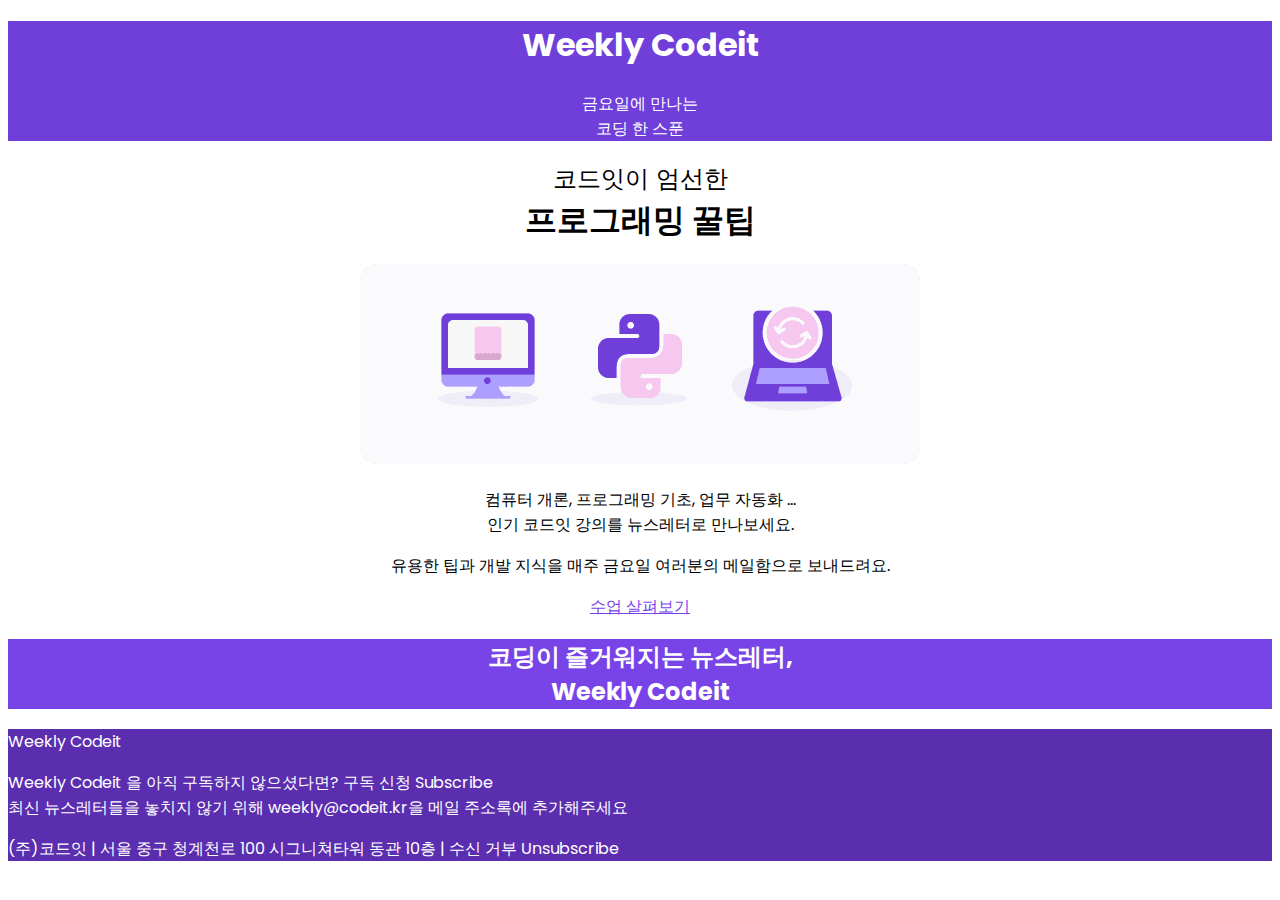
<file: 1주차/1. 웹 퍼브리싱 시작하기/index.html>
<!DOCTYPE html>
<html>
    <head>
        <title>Weekly Codeit 구독하기</title>
        <meta charset="utf-8" />
        <link rel="preconnect" href="https://fonts.googleapis.com" />
        <link rel="preconnect" href="https://fonts.gstatic.com" crossorigin />
        <link
            href="https://fonts.googleapis.com/css2?family=Noto+Sans+KR&family=Poppins&display=swap"
            rel="stylesheet"
        />
    </head>
    <body style="font-family: Poppins, 'Noto Sans Korean', sans-serif; text-align: center">
        <div style="background-color: #703fda; color: #ffffff">
<h1>Weekly Codeit</h1>
<p>
금요일에 만나는<br />
코딩 한 스푼
</p>
        </div>
        <div>
            <h2 style="font-size: 24px; font-weight: 300">
                코드잇이 엄선한<br />
                <span style="font-size: 32px; font-weight: 700">프로그래밍 꿀팁</span>
            </h2>
            <img src="banner-programming.png" />
            <p>
                컴퓨터 개론, 프로그래밍 기초, 업무 자동화 ...<br />
                인기 코드잇 강의를 뉴스레터로 만나보세요.
            </p>
            <p>유용한 팁과 개발 지식을 매주 금요일 여러분의 메일함으로 보내드려요.</p>
            <p>
                <a href="https://codeit.kr/catalog" style="color: #7844e8"> 수업 살펴보기 </a>
            </p>
        </div>
        <div style="background-color: #f6f6fb"></div>
        <div style="background-color: #7844e8; color: #ffffff">
            <h2>
                코딩이 즐거워지는 뉴스레터,<br />
                Weekly Codeit
            </h2>
        </div>
        <div style="background-color: #5b2eb0; color: #ffffff">
            <div style="text-align: left">
                <p>Weekly Codeit</p>
                <p>
                    Weekly Codeit 을 아직 구독하지 않으셨다면? 구독 신청 Subscribe<br />
                    최신 뉴스레터들을 놓치지 않기 위해 weekly@codeit.kr을 메일 주소록에 추가해주세요
                </p>
                <p>
                    (주)코드잇 | 서울 중구 청계천로 100 시그니쳐타워 동관 10층 | 수신 거부
                    Unsubscribe
                </p>
            </div>
        </div>
    </body>
</html>
</file>
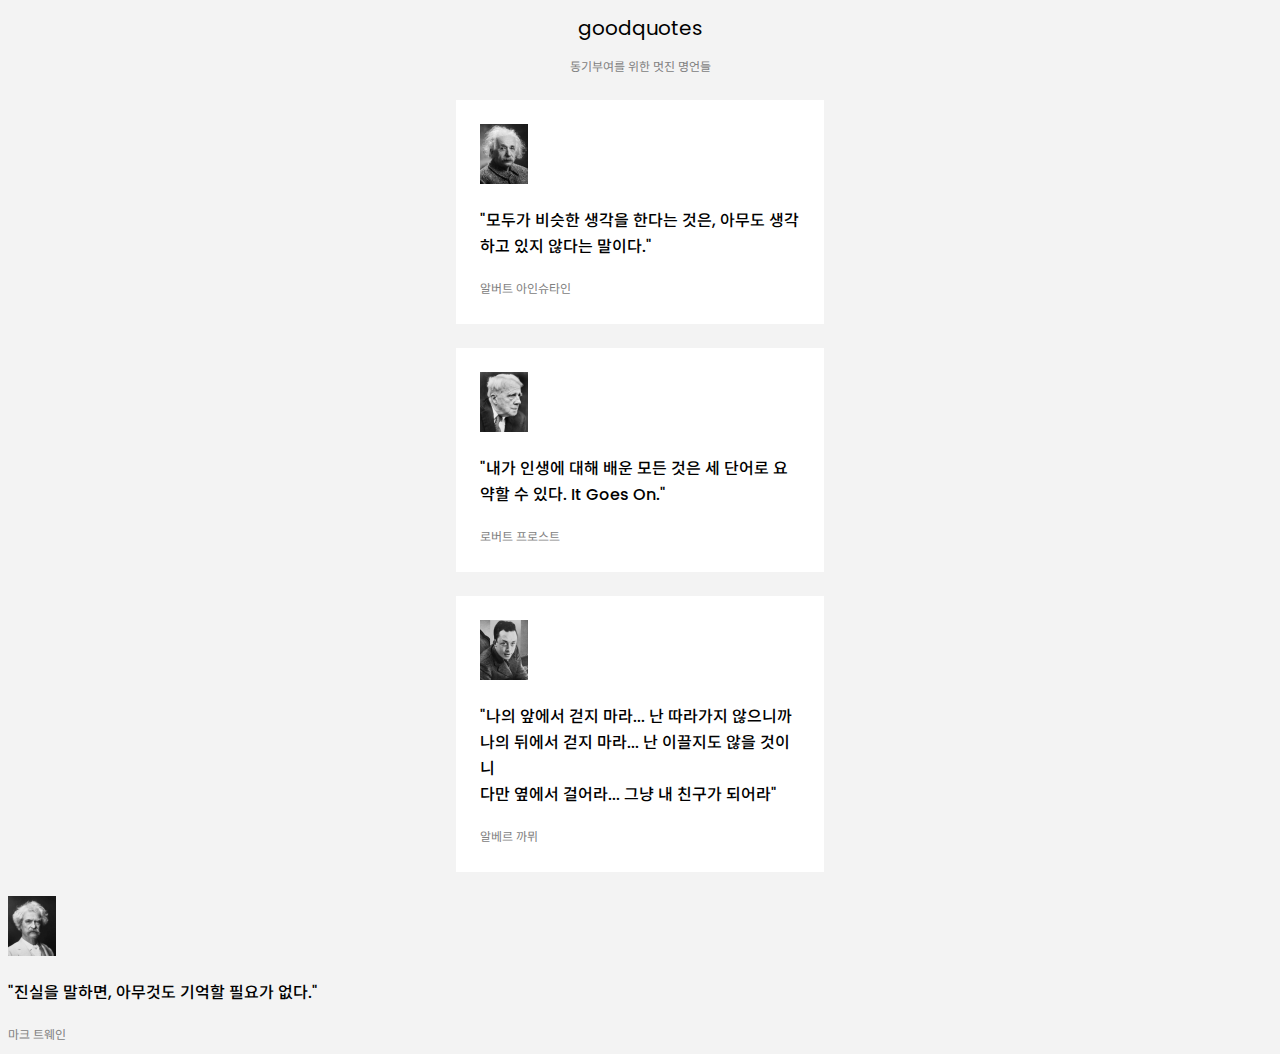
<file: 1주차/2. CSS 핵심 개념/index.html>
<!DOCTYPE html>
<html>
    <head>
        <meta charset="utf-8" />
        <title>goodquotes</title>
        <link rel="preconnect" href="https://fonts.googleapis.com" />
        <link rel="preconnect" href="https://fonts.gstatic.com" crossorigin />
        <link
            href="https://fonts.googleapis.com/css2?family=Noto+Sans+KR:wght@400;700&family=Poppins:wght@400;600&display=swap"
            rel="stylesheet"
        />
        <link rel="stylesheet" href="style.css" />
    </head>
    <body>
        <h1>goodquotes</h1>
        <div id="ltitle">동기부여를 위한 멋진 명언들</div>
        <div class="wiseSaying">
            <img src="einstein.png" id="asd"/>
            <p>"모두가 비슷한 생각을 한다는 것은, 아무도 생각하고 있지 않다는 말이다."</p>
            <span>알버트 아인슈타인</span>
        </div>
        <div class="wiseSaying">
            <img src="frost.png" />
            <p>"내가 인생에 대해 배운 모든 것은 세 단어로 요약할 수 있다. It Goes On."</p>
            <span>로버트 프로스트</span>
        </div>
        <div class="wiseSaying">
            <img src="camus.png" />
            <p>
                "나의 앞에서 걷지 마라... 난 따라가지 않으니까<br />
                나의 뒤에서 걷지 마라... 난 이끌지도 않을 것이니<br />
                다만 옆에서 걸어라... 그냥 내 친구가 되어라"
            </p>
            <span>알베르 까뮈</span>
        </div>
        <div>
            <img src="twain.png" />
            <p>"진실을 말하면, 아무것도 기억할 필요가 없다."</p>
            <span>마크 트웨인</span>
        </div>
    </body>
</html>
</file>
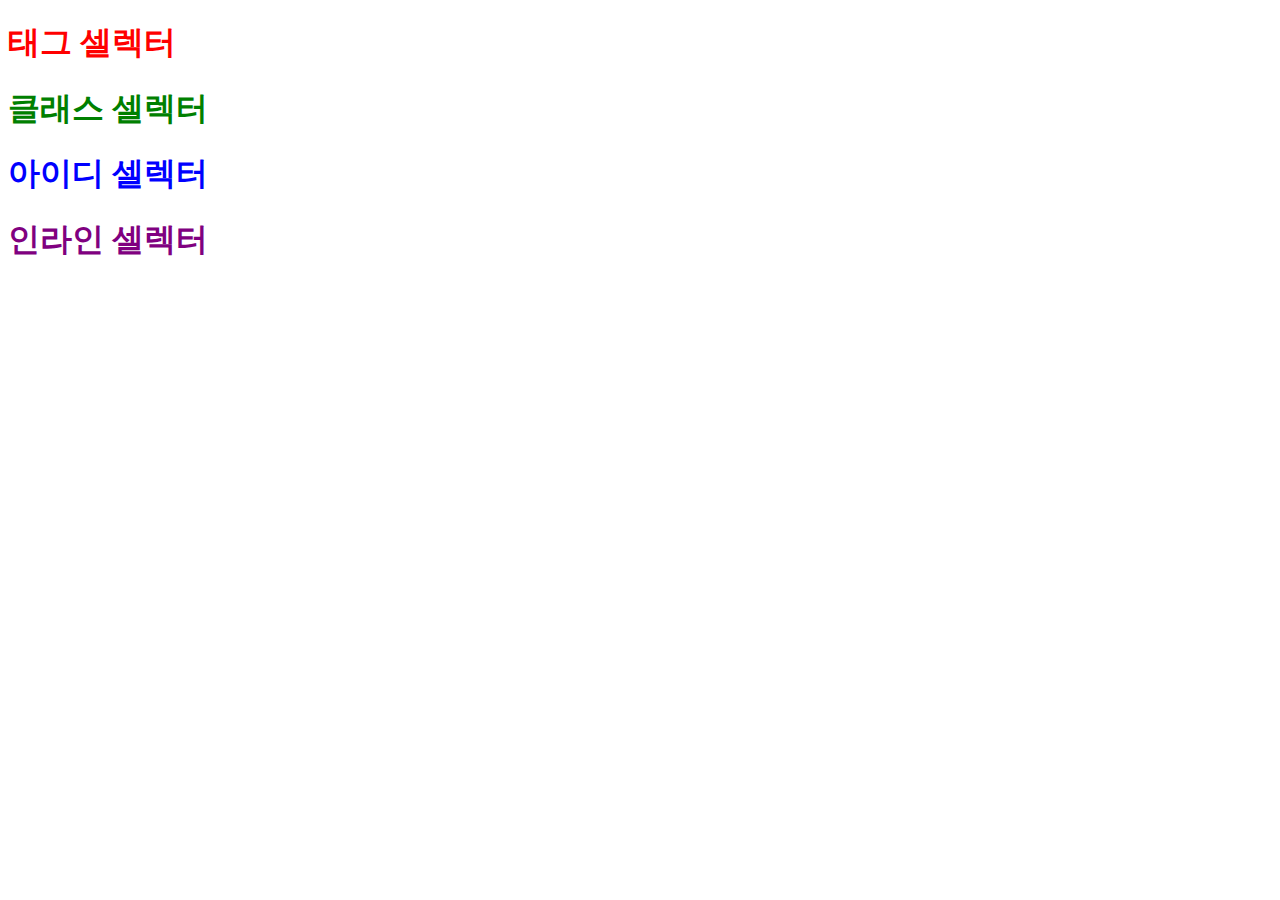
<file: 1주차/2. CSS 핵심 개념/Cascading/index.html>
<!DOCTYPE html>
<html>
    <head>
        <meta charset="utf-8" />
        <title>Chainit</title>
        <link rel="preconnect" href="https://fonts.googleapis.com" />
        <link rel="preconnect" href="https://fonts.gstatic.com" crossorigin />
        <link
            href="https://fonts.googleapis.com/css2?family=Noto+Sans+KR:wght@400;700&family=Poppins:wght@400;700&display=swap"
            rel="stylesheet"
        />
        <link rel="stylesheet" href="style.css" />
    </head>
    <body>

        <h1>태그 셀렉터</h1>
<h1 class="cls">클래스 셀렉터<h1>
<h1 id="i">아이디 셀렉터<h1>
<h1 style="color : purple">인라인 셀렉터</h1>
    </body>
</html>
</file>
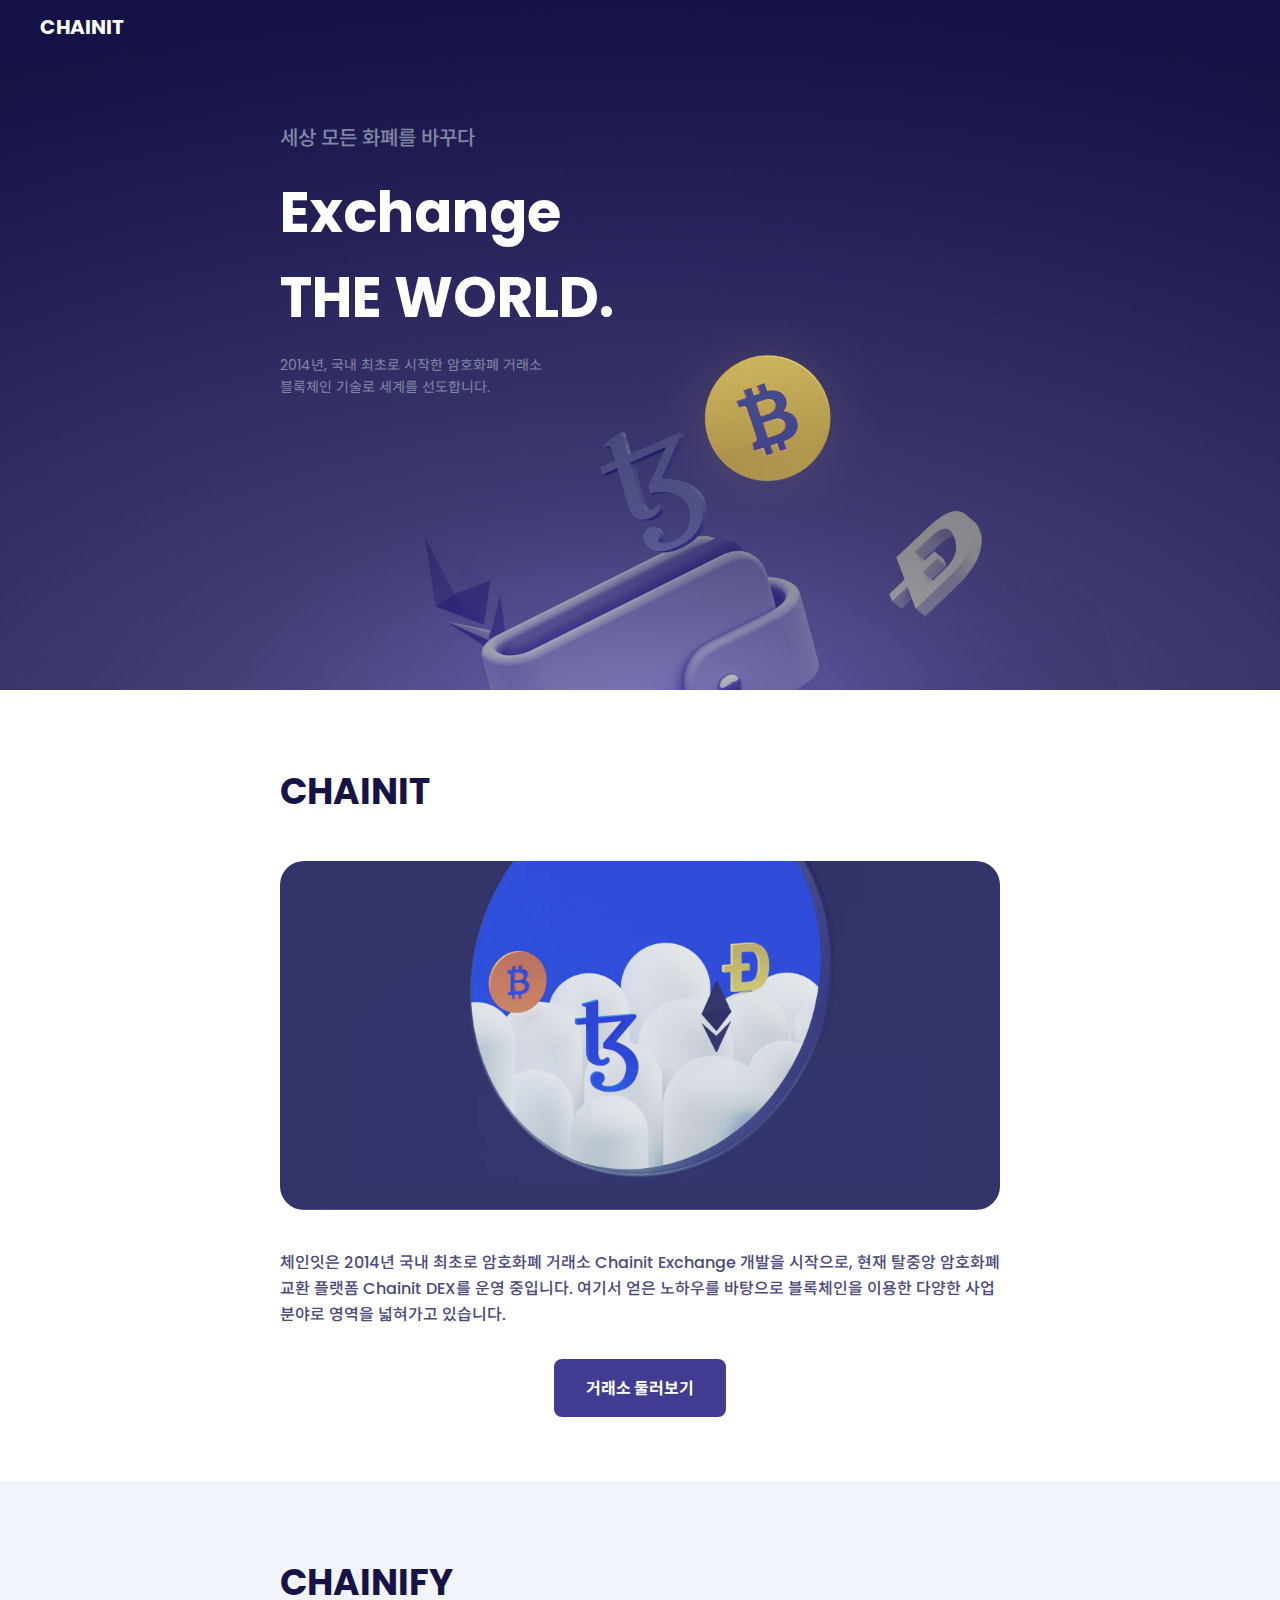
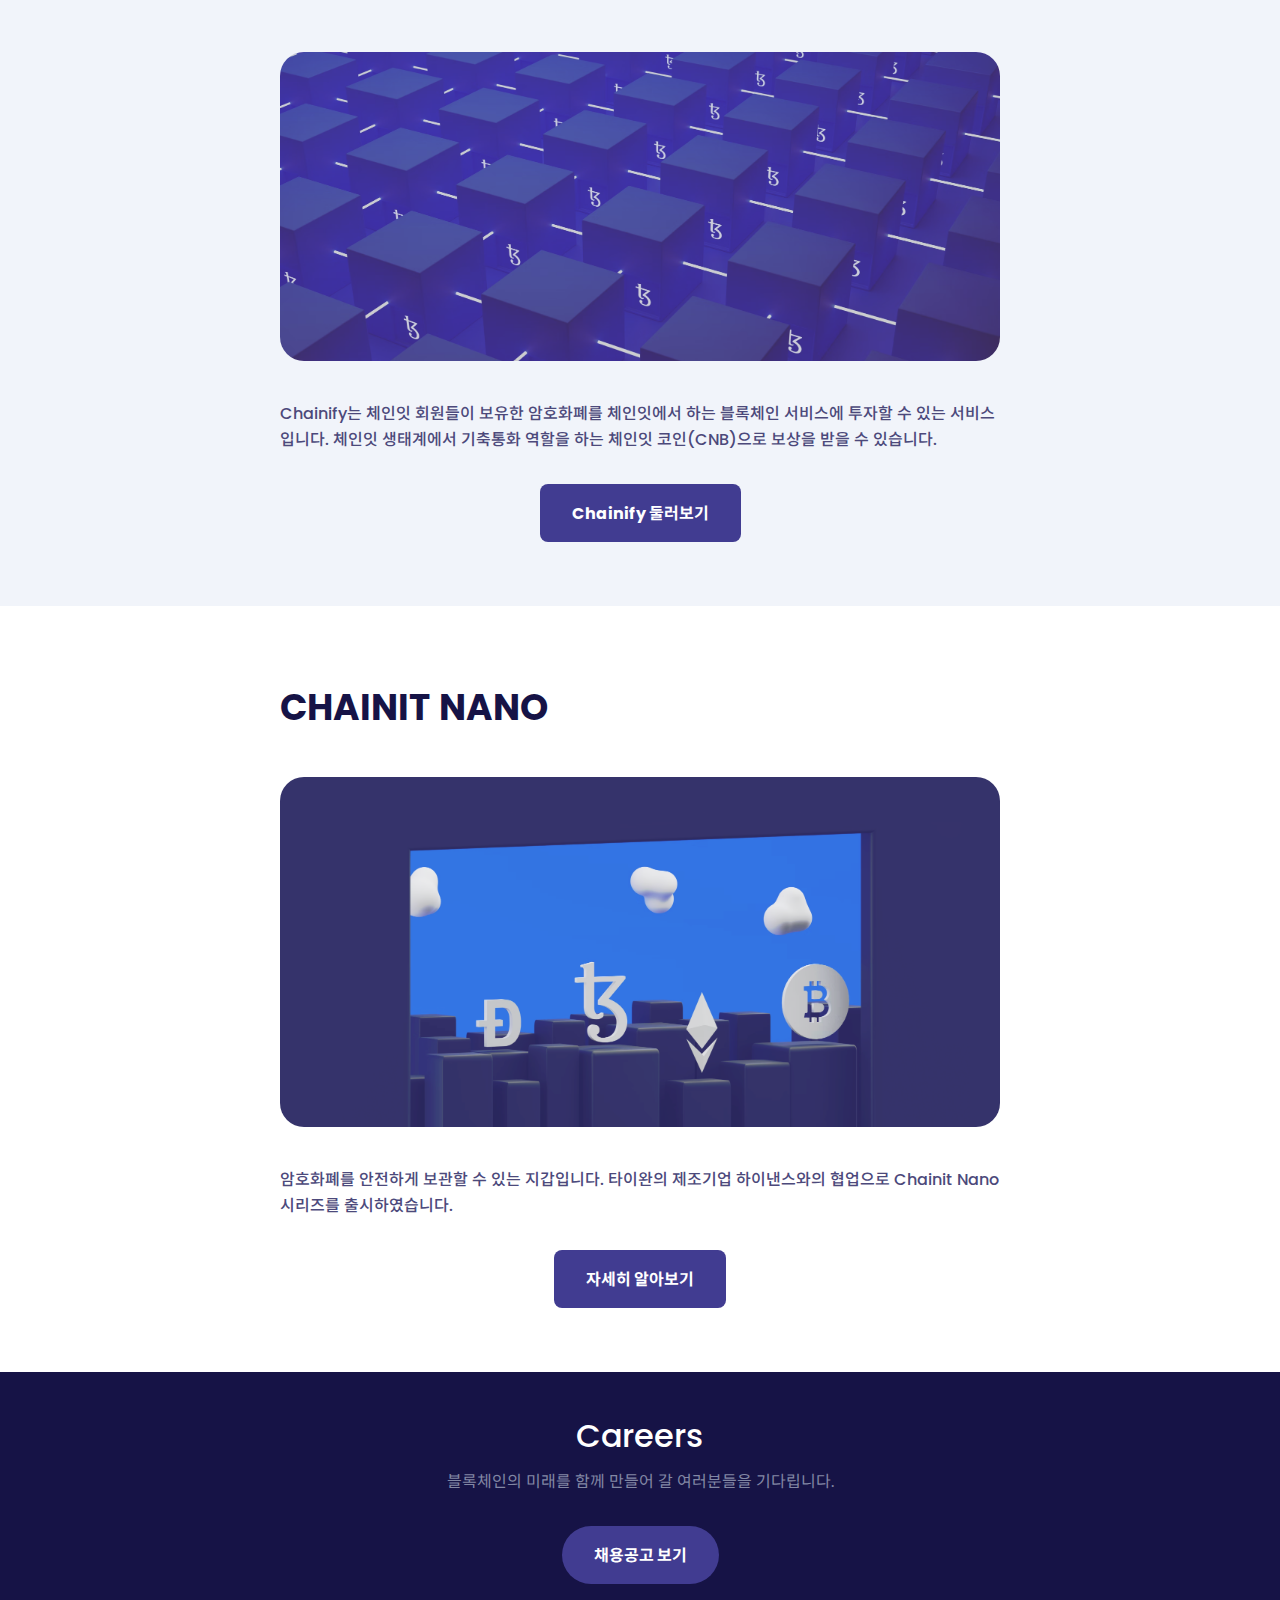
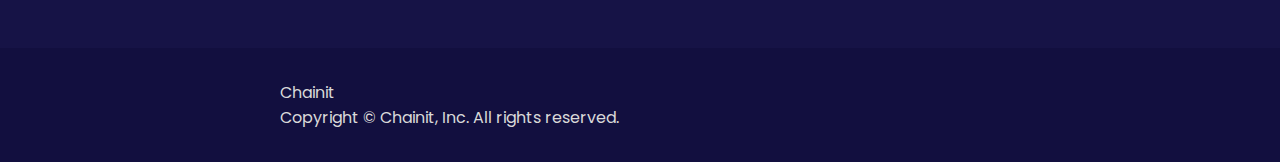
<file: 1주차/2. CSS 핵심 개념/Chainit/index.html>
<!DOCTYPE html>
<html>
    <head>
        <meta charset="utf-8" />
        <title>Chainit</title>
        <link rel="preconnect" href="https://fonts.googleapis.com" />
        <link rel="preconnect" href="https://fonts.gstatic.com" crossorigin />
        <link
            href="https://fonts.googleapis.com/css2?family=Noto+Sans+KR:wght@400;700&family=Poppins:wght@400;700&display=swap"
            rel="stylesheet"
        />
        <link rel="stylesheet" href="style.css" />
    </head>
    <body>
        <div class="content">
            <div class="main">
                <h2 class="logo">CHAINIT</h2>
                <div class="section">
                    <h2 class="mTitle">세상 모든 화폐를 바꾸다</h2>
                    <h2 class="lTitle">Exchange<br />THE WORLD.</h2>
                    <p class="sTitle">
                        2014년, 국내 최초로 시작한 암호화폐 거래소 <br />
                        블록체인 기술로 세계를 선도합니다.
                    </p>
                </div>
            </div>
            <div class="sub1">
                <div class="section">
                    <h2 class="title">CHAINIT</h2>
                    <img class="imgChainit" src="chainit.png" />
                    <p class="explanation">
                        체인잇은 2014년 국내 최초로 암호화폐 거래소 Chainit Exchange 개발을
                        시작으로, 현재 탈중앙 암호화폐 교환 플랫폼 Chainit DEX를 운영 중입니다.
                        여기서 얻은 노하우를 바탕으로 블록체인을 이용한 다양한 사업 분야로 영역을
                        넓혀가고 있습니다.
                    </p>
                    <div class="button-container">
                        <a class="button">거래소 둘러보기</a>
                    </div>
                </div>
            </div>
            <div class="sub2">
                <div class="section">
                    <h2 class="title">CHAINIFY</h2>
                    <img src="chainify.png" />
                    <p class="explanation">
                        Chainify는 체인잇 회원들이 보유한 암호화폐를 체인잇에서 하는 블록체인
                        서비스에 투자할 수 있는 서비스입니다. 체인잇 생태계에서 기축통화 역할을 하는
                        체인잇 코인(CNB)으로 보상을 받을 수 있습니다.
                    </p>
                    <div class="button-container">
                        <a class="button">Chainify 둘러보기</a>
                    </div>
                </div>
            </div>
            <div class="sub3">
                <div class="section">
                    <h2 class="title">CHAINIT NANO</h2>
                    <img src="chainit-nano.png" />
                    <p class="explanation">
                        암호화폐를 안전하게 보관할 수 있는 지갑입니다. 타이완의 제조기업
                        하이낸스와의 협업으로 Chainit Nano 시리즈를 출시하였습니다.
                    </p>
                    <div class="button-container">
                        <a class="button">자세히 알아보기</a>
                    </div>
                </div>
            </div>
            <div class="sub4">
                <div class="section">
                    <h2 class="last_title">Careers</h2>
                    <p class="last_explanation">
                        블록체인의 미래를 함께 만들어 갈 여러분들을 기다립니다.
                    </p>
                    <div class="button-container">
                        <a class="last_button">채용공고 보기</a>
                    </div>
                </div>
            </div>
        </div>
        <div class="footer">
            <div class="section">
                <p>Chainit <br />Copyright © Chainit, Inc. All rights reserved.</p>
            </div>
        </div>
    </body>
</html>
</file>
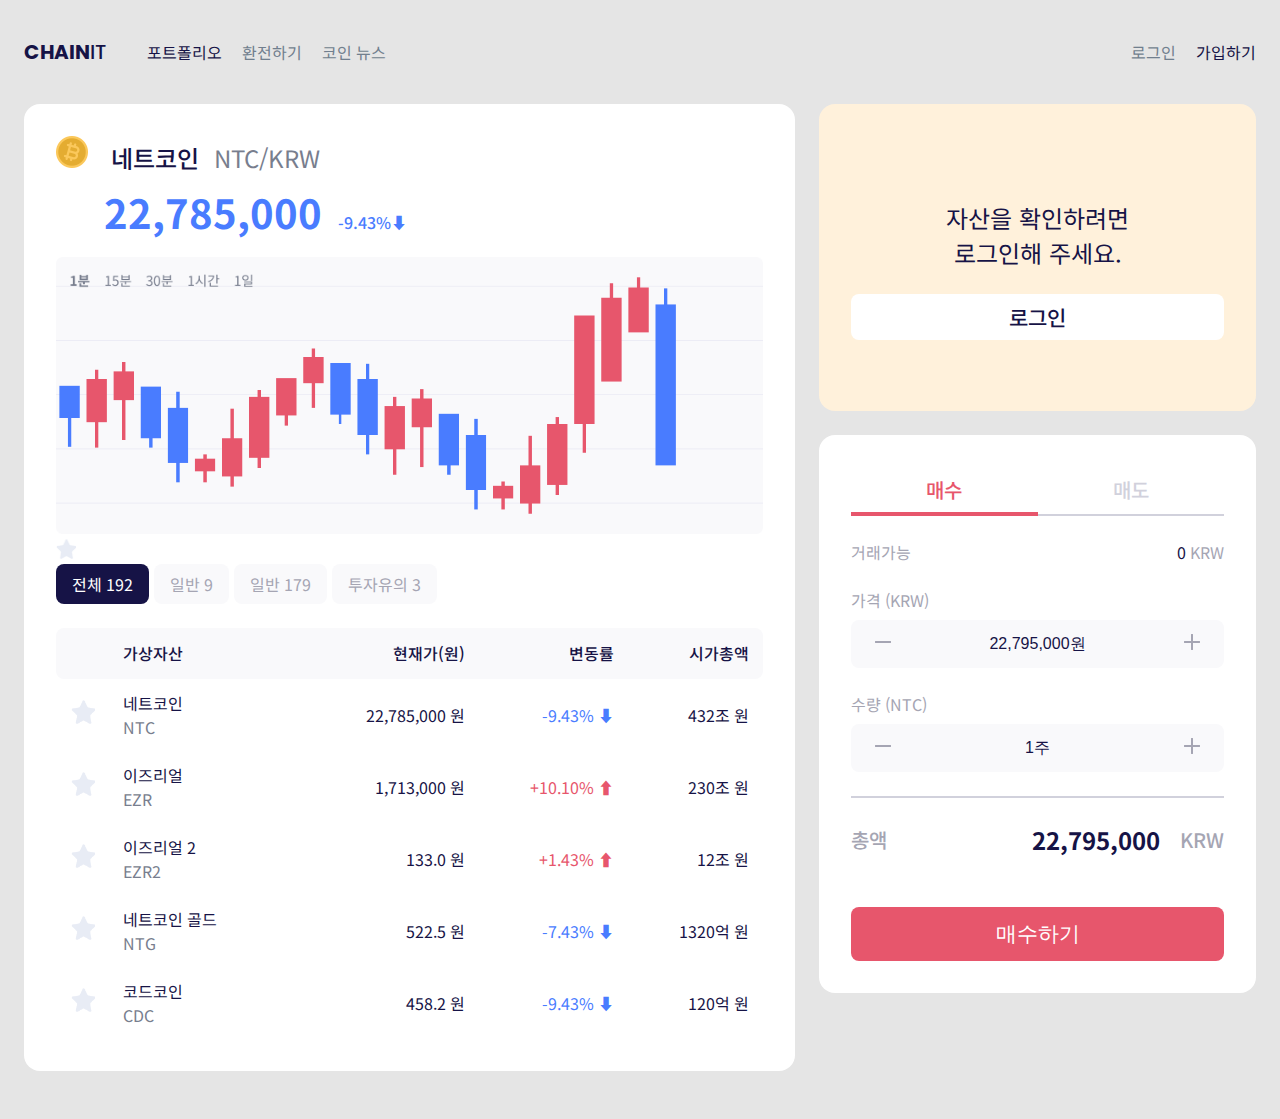
<file: 2주차/CSS 레이아웃/Chainit/index.html>
<!DOCTYPE html>
<html lang="ko">
    <head>
        <meta charset="utf-8" />
        <title>Chainit</title>
        <link rel="preconnect" href="https://fonts.googleapis.com" />
        <link rel="preconnect" href="https://fonts.gstatic.com" crossorigin />
        <link
            href="https://fonts.googleapis.com/css2?family=Noto+Sans+KR:wght@400;700&family=Poppins:wght@400;700&display=swap"
            rel="stylesheet"
        />
        <link rel="stylesheet" href="style.css" />
    </head>
    <body>
        <header>
            <div class="logo"><span class="accent">CHAIN</span>IT</div>
            <ul class="site menu">
                <li class="active">포트폴리오</li>
                <li>환전하기</li>
                <li>코인 뉴스</li>
            </ul>
            <ul class="auth menu">
                <li>로그인</li>
                <li class="active">가입하기</li>
            </ul>
        </header>
        <main>
            <section class="prices">
                <div class="detail">
                    <div class="crypto-name">
                        <img
                            class="crypto-logo"
                            src="images/icon_bitcoin.png"
                            alt="네트코인 심볼"
                        />
                        네트코인
                        <span class="ticker-symbol">NTC/KRW</span>
                    </div>

                    <div class="current-price">22,785,000<span class="change">-9.43%⬇</span></div>
                    <img class="chart-image" src="images/img_chart.png" alt="네트코인 차트" />
                    <img
                        src="images/icon_star.png"
                        alt="네트코인을 관심 코인에 추가하기"
                        class="bookmark"
                    />
                </div>
                <ul class="categories">
                    <li class="category active">전체 192</li>
                    <li class="category">일반 9</li>
                    <li class="category">일반 179</li>
                    <li class="category">투자유의 3</li>
                </ul>
                <table class="price-table">
                    <thead>
                        <tr>
                            <th></th>
                            <th>가상자산</th>
                            <th>현재가(원)</th>
                            <th>변동률</th>
                            <th>시가총액</th>
                        </tr>
                    </thead>
                    <tr>
                        <td>
                            <img
                                src="images/icon_star.png"
                                alt="관심 코인에 추가하기"
                                class="table-item-bookmark"
                            />
                        </td>
                        <td>네트코인<br /><span class="ticker">NTC</span></td>
                        <td>22,785,000 원</td>
                        <td class="fall">-9.43% ⬇</td>
                        <td>432조 원</td>
                    </tr>
                    <tr>
                        <td>
                            <img
                                src="images/icon_star.png"
                                alt="관심 코인에 추가하기"
                                class="table-item-bookmark"
                            />
                        </td>
                        <td>이즈리얼<br /><span class="ticker">EZR</span></td>
                        <td>1,713,000 원</td>
                        <td class="rise">+10.10% ⬆</td>
                        <td>230조 원</td>
                    </tr>
                    <tr>
                        <td>
                            <img
                                src="images/icon_star.png"
                                alt="관심 코인에 추가하기"
                                class="table-item-bookmark"
                            />
                        </td>
                        <td>이즈리얼 2<br /><span class="ticker">EZR2</span></td>
                        <td>133.0 원</td>
                        <td class="rise">+1.43% ⬆</td>
                        <td>12조 원</td>
                    </tr>
                    <tr>
                        <td>
                            <img
                                src="images/icon_star.png"
                                alt="관심 코인에 추가하기"
                                class="table-item-bookmark"
                            />
                        </td>
                        <td>네트코인 골드<br /><span class="ticker">NTG</span></td>
                        <td>522.5 원</td>
                        <td class="fall">-7.43% ⬇</td>
                        <td>1320억 원</td>
                    </tr>
                    <tr>
                        <td>
                            <img
                                src="images/icon_star.png"
                                alt="관심 코인에 추가하기"
                                class="table-item-bookmark"
                            />
                        </td>
                        <td>코드코인<br /><span class="ticker">CDC</span></td>
                        <td>458.2 원</td>
                        <td class="fall">-9.43% ⬇</td>
                        <td>120억 원</td>
                    </tr>
                </table>
            </section>

            <section class="assets">
                <p class="login-message">
                    자산을 확인하려면<br />
                    로그인해 주세요.
                </p>
                <a href="#" class="login">로그인</a>
            </section>

            <section class="order">
                <div class="order-types">
                    <a href="" class="order-type active">매수</a>
                    <a href="" class="order-type">매도</a>
                </div>
                <div class="available">
                    <div class="label">거래가능</div>
                    <span>0 <span class="label">KRW</span></span>
                </div>
                <div class="price">
                    <label class="label" for="price">가격 (KRW)</label>
                    <div class="input-container">
                        <img class="icon" src="images/icon_subtract.png" alt="감소" />
                        <input name="price" type="text" value="22,795,000원" />
                        <img class="icon" src="images/icon_add.png" alt="추가" />
                    </div>
                </div>
                <div class="quantity">
                    <label class="label" for="quantity">수량 (NTC)</label>
                    <div class="input-container">
                        <img class="icon" src="images/icon_subtract.png" alt="감소" />
                        <input name="quantity" type="text" value="1주" />
                        <img class="icon" src="images/icon_add.png" alt="증가" />
                    </div>
                </div>
                <hr />
                <div class="total">
                    <span class="label big labelPrice">총액</span>
                    <span class="total-price">22,795,000</span>
                    <span class="label big">KRW</span>
                </div>
                <button class="order-button">매수하기</button>
            </section>
        </main>
    </body>
</html>
</file>
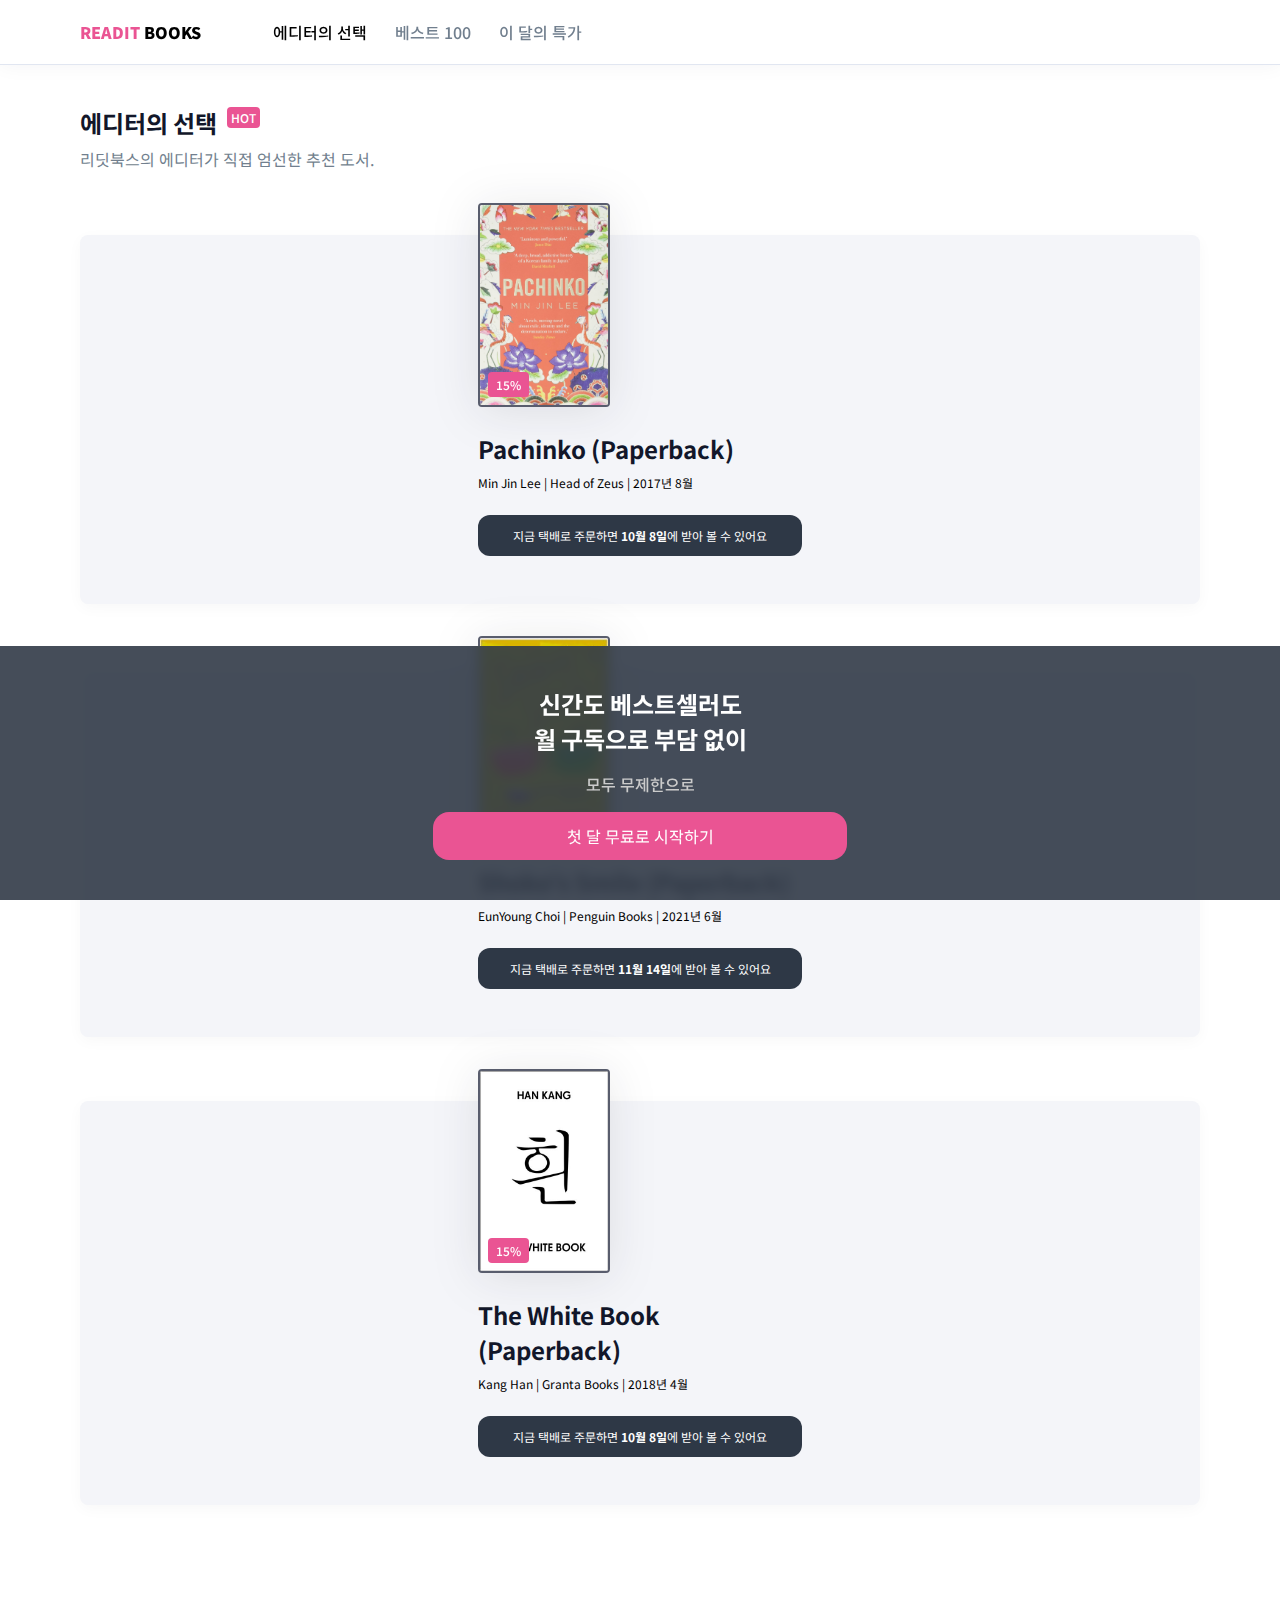
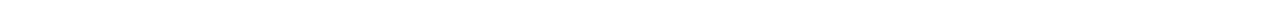
<file: 2주차/CSS 레이아웃/READIT_BOOKS/index.html>
<!DOCTYPE html>
<html>
    <head>
        <meta charset="utf-8" />
        <title>Readit Books</title>
        <link rel="preconnect" href="https://fonts.googleapis.com" />
        <link rel="preconnect" href="https://fonts.gstatic.com" crossorigin />
        <link
            href="https://fonts.googleapis.com/css2?family=Noto+Sans+KR:wght@400;700&display=swap"
            rel="stylesheet"
        />
        <link rel="stylesheet" href="style.css" />
    </head>
    <body>
        <div class="nav">
            <div class="logo"><span class="logo-accent">READIT</span> BOOKS</div>
            <ul class="menu">
                <li class="menu-item active">에디터의 선택</li>
                <li class="menu-item">베스트 100</li>
                <li class="menu-item">이 달의 특가</li>
            </ul>
        </div>
        <main>
            <h1 class="title">에디터의 선택<span class="hot-badge">HOT</span></h1>
            <p class="description">리딧북스의 에디터가 직접 엄선한 추천 도서.</p>
            <div class="book">
                <div class="book-container">
                    <div class="book-thumb">
                        <img class="book-thumb-image" src="images/pachinko.jpeg" />
                        <div class="book-promotion-badge">15%</div>
                    </div>
                    <h2 class="title">
                        <a href="https://codeit.kr">Pachinko (Paperback)</a>
                    </h2>
                    <p class="book-description">Min Jin Lee | Head of Zeus | 2017년 8월</p>
                    <p class="book-info">
                        지금 택배로 주문하면 <span class="date">10월 8일</span>에 받아 볼 수 있어요
                    </p>
                </div>
            </div>
            <div class="book">
                <div class="book-container">
                    <div class="book-thumb">
                        <img class="book-thumb-image" src="images/shokos-smile.jpeg" />
                    </div>
                    <h2 class="title">Shoko's Smile (Paperback)</h2>
                    <p class="book-description">EunYoung Choi | Penguin Books | 2021년 6월</p>
                    <p class="book-info">
                        지금 택배로 주문하면 <span class="date">11월 14일</span>에 받아 볼 수 있어요
                    </p>
                </div>
            </div>
            <div class="book">
                <div class="book-container">
                    <div class="book-thumb">
                        <img class="book-thumb-image" src="images/white.jpeg" />
                        <div class="book-promotion-badge">15%</div>
                    </div>
                    <h2 class="title">The White Book (Paperback)</h2>
                    <p class="book-description">Kang Han | Granta Books | 2018년 4월</p>
                    <p class="book-info">
                        지금 택배로 주문하면 <span class="date">10월 8일</span>에 받아 볼 수 있어요
                    </p>
                </div>
            </div>
        </main>
        <div class="ad-banner">
            <h2 class="ad-banner-title">
                신간도 베스트셀러도<br />
                월 구독으로 부담 없이
            </h2>
            <div class="ad-banner-description">모두 무제한으로</div>
            <a href="#" class="ad-banner-cta"> 첫 달 무료로 시작하기 </a>
        </div>
    </body>
</html>
</file>
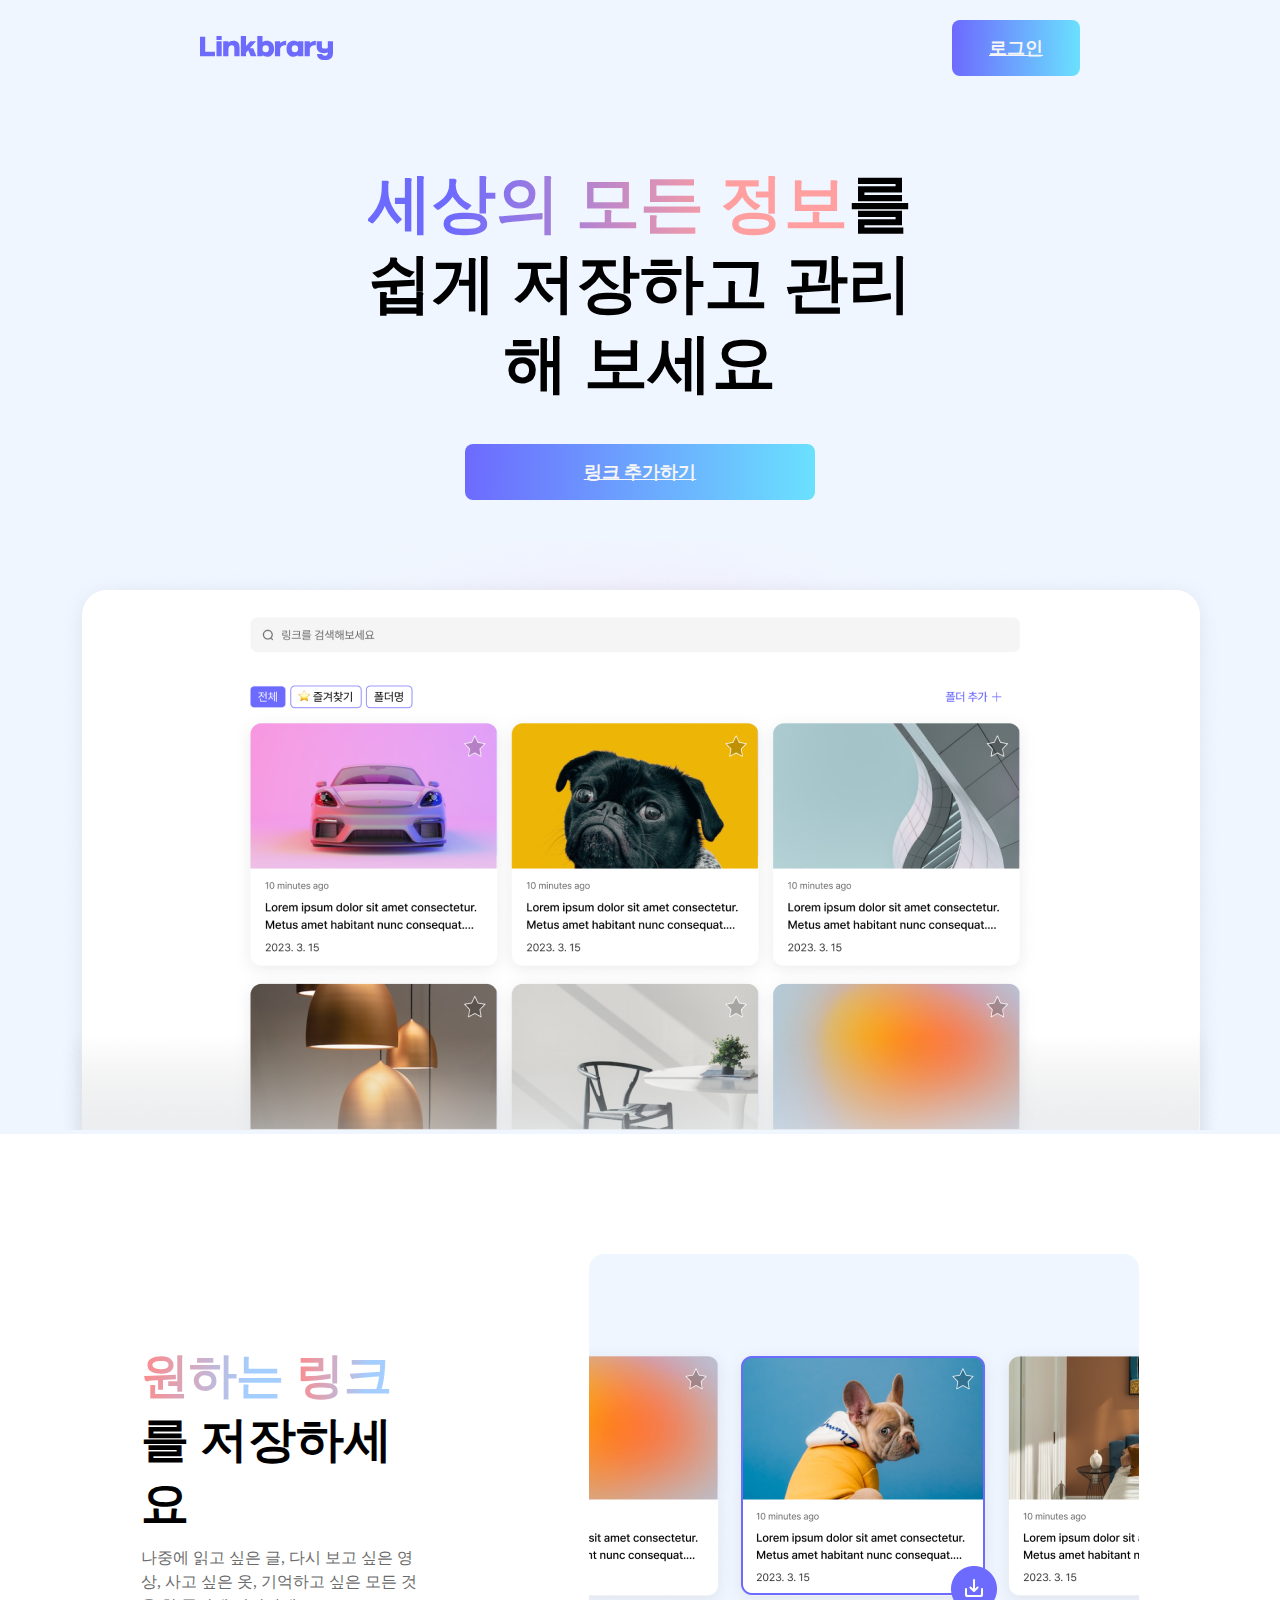
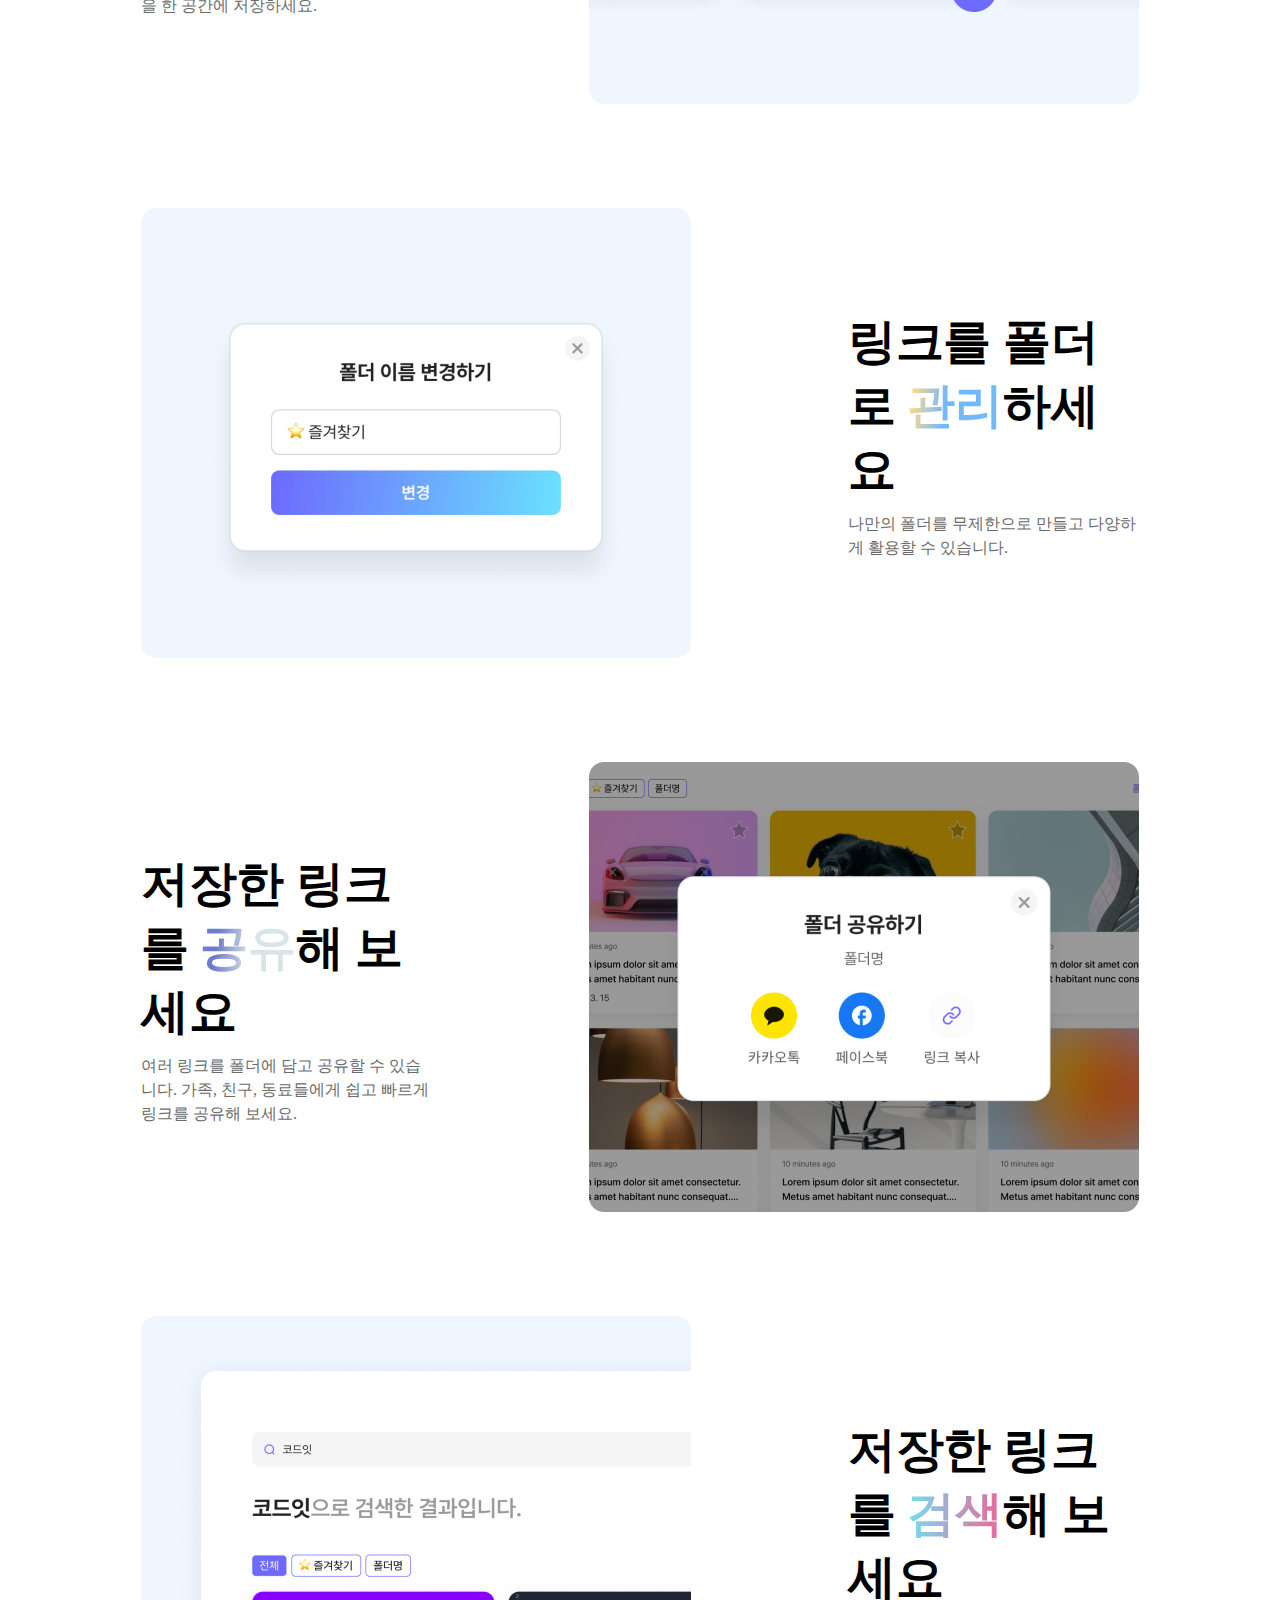
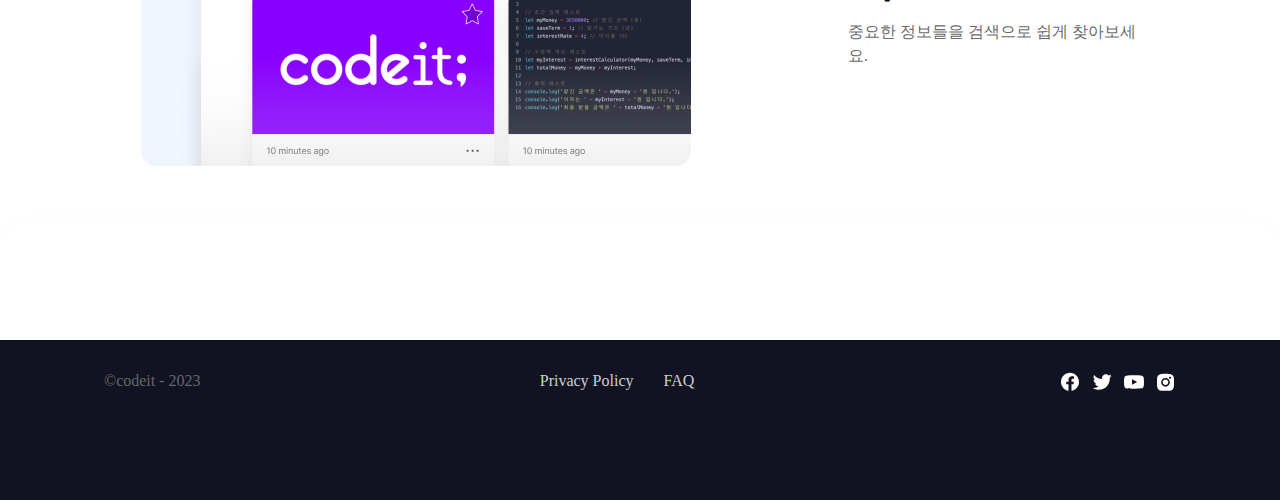
<file: 2주차/Weekly_Mission/lending/index.html>
<!DOCTYPE html>
<html lang="kr">
    <head>
        <meta charset="UTF-8" />
        <meta name="viewport" content="width=device-width, initial-scale=1.0" />
        <title>Linkbrary</title>
        <link rel="stylesheet" href="style.css" />
    </head>
    <body>
        <header>
            <div class="gnb">
                <a href="/" class="logo"></a>
                <a href="/signin" class="login">로그인</a>
            </div>
        </header>
        <main>
            <section class="contents_01">
                <div class="title">
                    <p class="all_Info_Save">
                        <span class="all_Info">세상의 모든 정보</span>를 쉽게 저장하고 관리해 보세요
                    </p>
                </div>
                <div class="link">
                    <a href="/signup" class="add_Link">링크 추가하기</a>
                </div>
                <div class="img">
                    <img src="./images/img.png" alt="" />
                </div>
            </section>
            <section class="contents_02">
                <div class="ctn02">
                    <div class="want_Link">
                        <div class="title">
                            <p>
                                <span class="원">원하는</span>
                                <span class="링">링크</span>를 저장하세요
                            </p>
                        </div>
                        <p class="description">
                            나중에 읽고 싶은 글, 다시 보고 싶은 영상, 사고 싶은 옷, 기억하고 싶은
                            모든 것을 한 공간에 저장하세요.
                        </p>
                    </div>
                    <div>
                        <img src="./images/img1.png" alt="" class="img_01" />
                    </div>
                </div>
            </section>
            <section class="contents_03">
                <div class="ctn03">
                    <div>
                        <img src="./images/img2.png" alt="" class="img_02" />
                    </div>
                    <div class="link_Folder">
                        <div class="title">
                            <p>링크를 폴더로 <span class="관">관리</span>하세요</p>
                        </div>
                        <p class="description">
                            나만의 폴더를 무제한으로 만들고 다양하게 활용할 수 있습니다.
                        </p>
                    </div>
                </div>
            </section>
            <section class="contents_04">
                <div class="ctn04">
                    <div class="link_Share">
                        <div class="title">
                            <p>저장한 링크를 <span class="공">공유</span>해 보세요</p>
                        </div>
                        <p class="description">
                            여러 링크를 폴더에 담고 공유할 수 있습니다. 가족, 친구, 동료들에게 쉽고
                            빠르게 링크를 공유해 보세요.
                        </p>
                    </div>
                    <div>
                        <img src="./images/img3.png" alt="" class="img_03" />
                    </div>
                </div>
            </section>
            <section class="contents_05">
                <div class="ctn05">
                    <div>
                        <img src="./images/img4.png" alt="" class="img_04" />
                    </div>
                    <div class="link_Search">
                        <div class="title">
                            <p>저장한 링크를 <span class="검">검색</span>해 보세요</p>
                        </div>
                        <p class="description">중요한 정보들을 검색으로 쉽게 찾아보세요.</p>
                    </div>
                </div>
            </section>
        </main>
        <footer>
            <div class="ft">
                <div class="ft_ctn">
                    <div class="codeIt">
                        <p>©codeit - 2023</p>
                    </div>
                    <div class="privacy">
                        <a href="/privacy">Privacy Policy</a>
                        <a href="/faq">FAQ</a>
                    </div>
                    <div class="external_link">
                        <a
                            href="https://www.facebook.com/"
                            target="_blacnk"
                            class="icon facebook"
                        ></a>
                        <a href="https://twitter.com/" target="_blacnk" class="icon twitter"></a>
                        <a
                            href="https://www.youtube.com/"
                            target="_blacnk"
                            class="icon youtube"
                        ></a>
                        <a
                            href="https://www.instagram.com/"
                            target="_blacnk"
                            class="icon instagram"
                        ></a>
                    </div>
                </div>
            </div>
        </footer>
    </body>
</html>
</file>
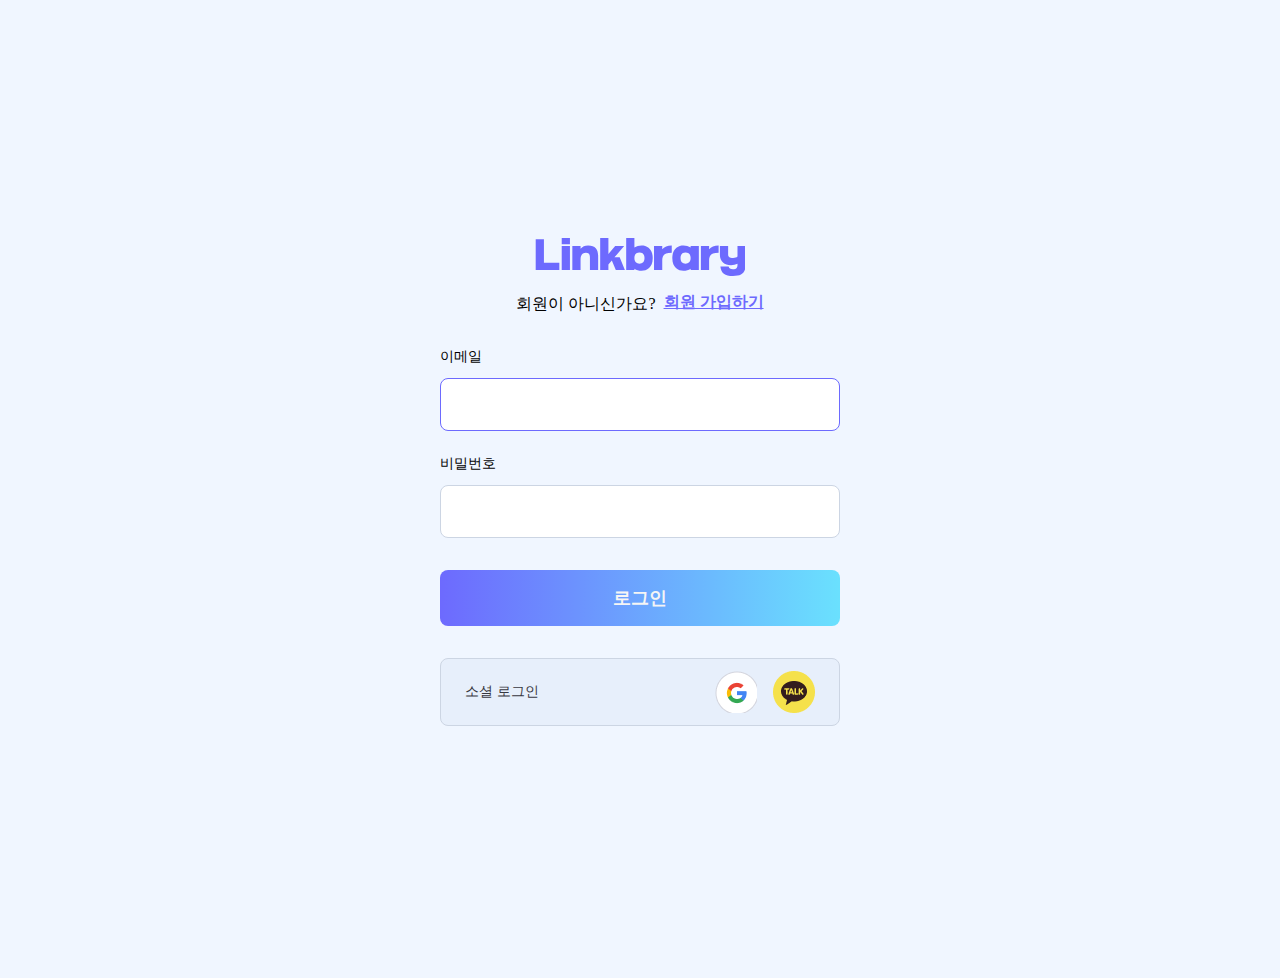
<file: 2주차/Weekly_Mission/signin/index.html>
<!DOCTYPE html>
<html lang="en">
    <head>
        <meta charset="UTF-8" />
        <meta name="viewport" content="width=device-width, initial-scale=1.0" />
        <title>signin</title>
        <link rel="stylesheet" href="style.css" />
    </head>
    <body>
        <main>
            <section>
                <div class="title">
                    <a href="/" class="logo"></a>
                    <div class="s_title">
                        <p>회원이 아니신가요?</p>
                        <a href="/signup" class="join_link">회원 가입하기</a>
                    </div>
                </div>
                <div class="login">
                    <form>
                        <div class="email">
                            <label for="signin-email">이메일</label>
                            <input id="signin-email" type="email" />
                        </div>
                        <div class="password">
                            <label for="signin-password">비밀번호</label>
                            <input id="signin-password" type="password" />
                        </div>
                    </form>
                </div>
                <div class="button">
                    <a href="" class="login_button">로그인</a>
                </div>
            </section>
            <section>
                <div class="social">
                    <p>소셜 로그인</p>
                    <div class="socials">
                        <a href="" class="icon google"></a>
                        <a href="" class="icon kakao"></a>
                    </div>
                </div>
            </section>
        </main>
    </body>
</html>
</file>
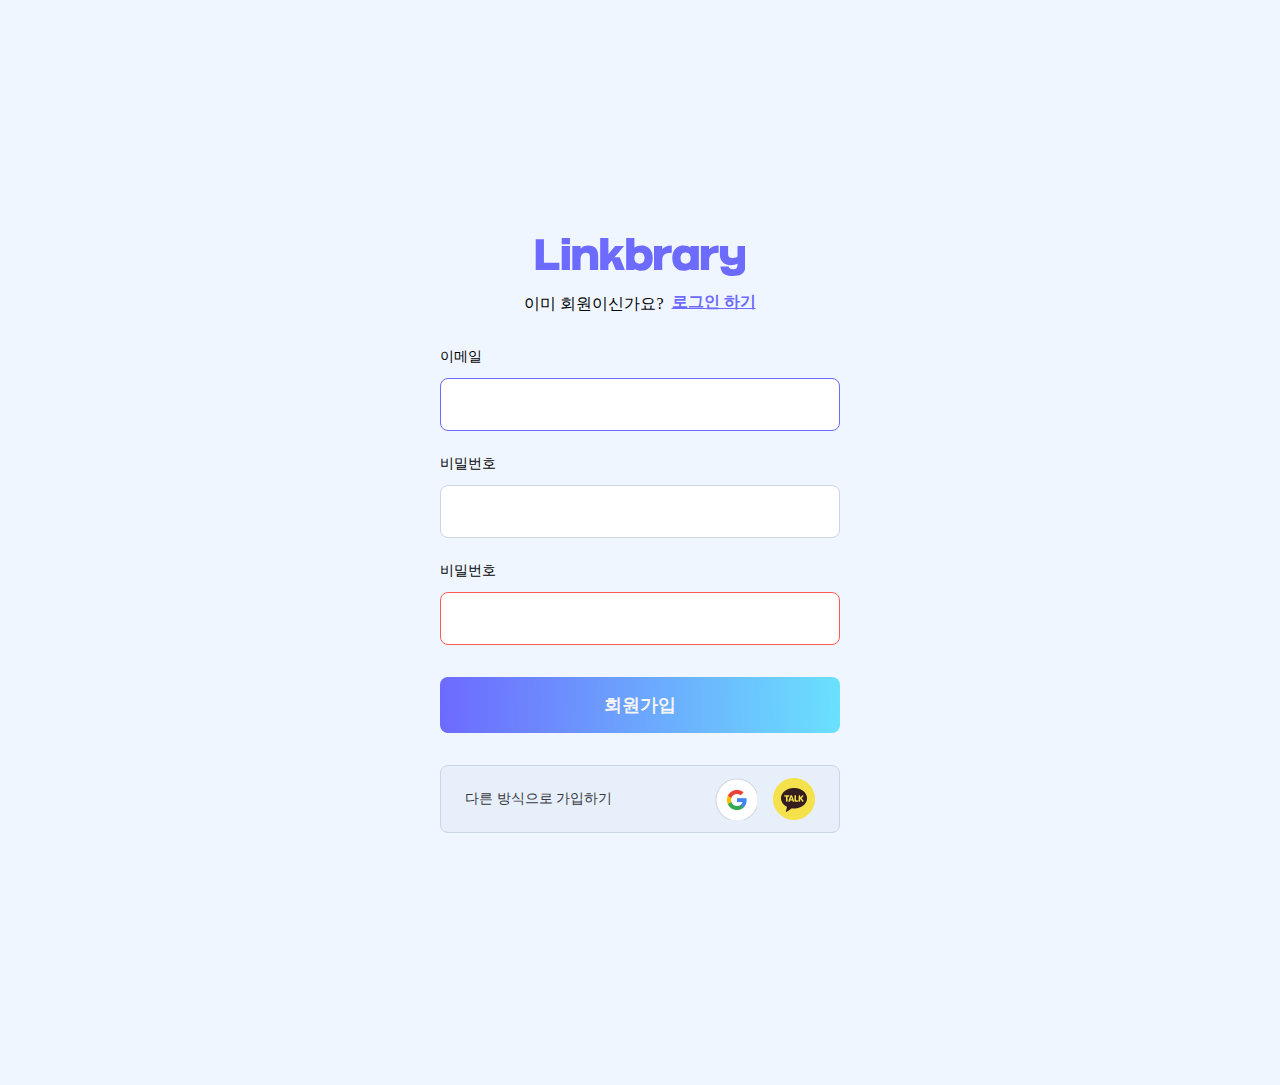
<file: 2주차/Weekly_Mission/signup/index.html>
<!DOCTYPE html>
<html lang="en">
    <head>
        <meta charset="UTF-8" />
        <meta name="viewport" content="width=device-width, initial-scale=1.0" />
        <title>signup</title>
        <link rel="stylesheet" href="style.css" />
    </head>
    <body>
        <main>
            <section>
                <div class="title">
                    <a href="/" class="logo"></a>
                    <div class="s_title">
                        <p>이미 회원이신가요?</p>
                        <a href="/signup" class="join_link">로그인 하기</a>
                    </div>
                </div>
                <div class="signup">
                    <form>
                        <div class="email">
                            <label for="signup-email">이메일</label>
                            <input id="signup-email" type="email" />
                        </div>
                        <div class="password">
                            <label for="signup-password">비밀번호</label>
                            <input id="signup-password" type="password" />
                        </div>
                        <div class="re_password">
                            <label for="signup-re-password">비밀번호</label>
                            <input id="signup-re-password" type="password" />
                        </div>
                    </form>
                </div>
                <div class="button">
                    <a href="" class="signup_button">회원가입</a>
                </div>
            </section>
            <section>
                <div class="social">
                    <p>다른 방식으로 가입하기</p>
                    <div class="socials">
                        <a href="" class="icon google"></a>
                        <a href="" class="icon kakao"></a>
                    </div>
                </div>
            </section>
        </main>
    </body>
</html>
</file>
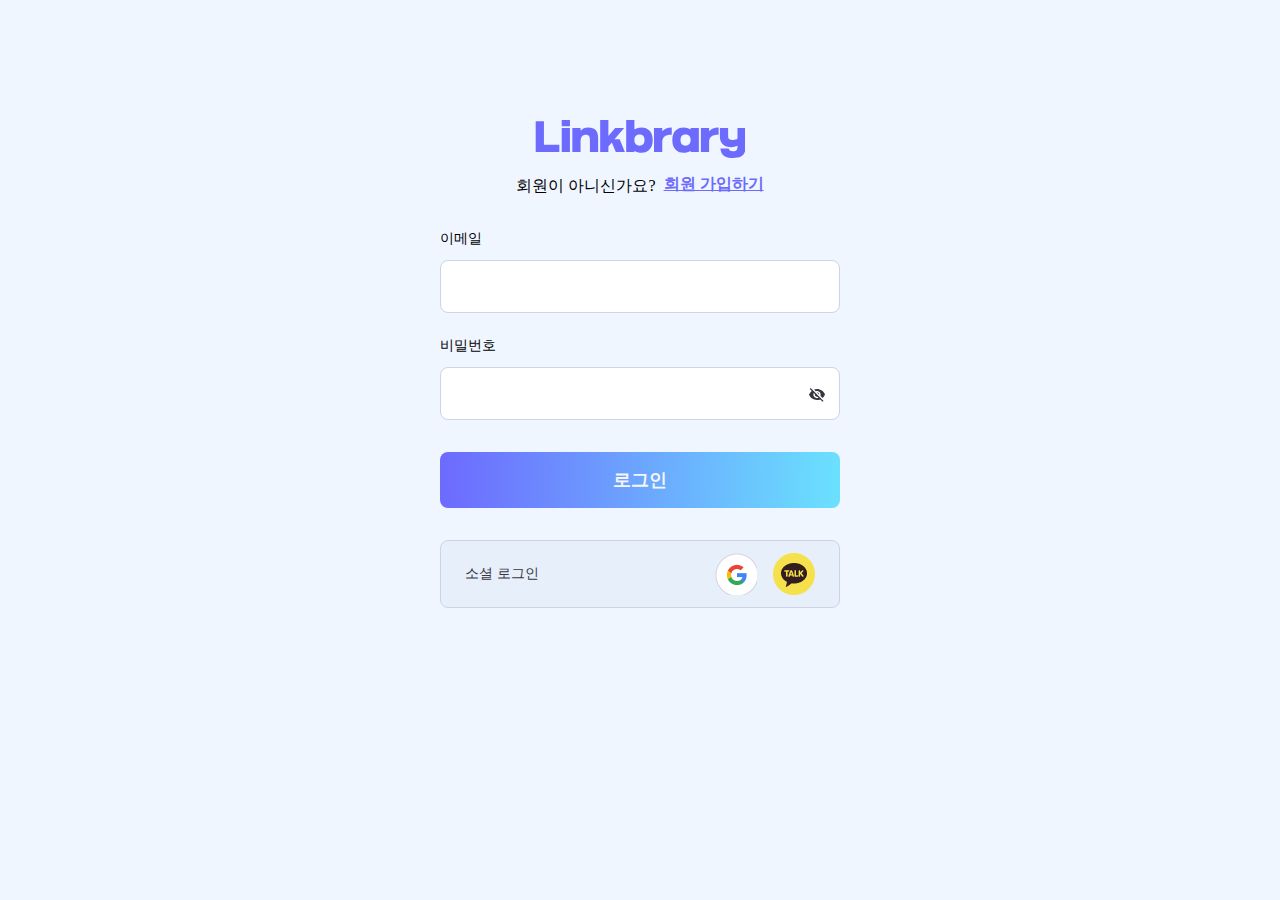
<file: 2주차/Weekly-Mission-3Week/signin.html>
<!DOCTYPE html>
<html lang="en">
    <head>
        <meta charset="UTF-8" />
        <meta name="viewport" content="width=device-width, initial-scale=1.0" />
        <title>signin</title>
        <link rel="stylesheet" href="src/sign.css" />
    </head>
    <body class="body">
        <main class="main">
            <section class="section">
                <div class="title">
                    <a href="/" class="logo"></a>
                    <div class="s_title">
                        <p>회원이 아니신가요?</p>
                        <a href="/signup" class="join_link">회원 가입하기</a>
                    </div>
                </div>
                <div class="login">
                    <form>
                        <div class="email">
                            <label for="signin-email">이메일</label>
                            <input id="signin-email" type="email" />
                        </div>
                        <div class="password">
                            <label for="signin-password">비밀번호</label>
                            <input id="signin-password" type="password" />
                            <a href="" class="eye_button"></a>
                        </div>
                    </form>
                </div>
                <div class="button">
                    <a href="" class="login_button">로그인</a>
                </div>
            </section>
            <section class="section">
                <div class="social">
                    <p>소셜 로그인</p>
                    <div class="socials">
                        <a href="https://www.google.com/" class="icon google"></a>
                        <a href="https://www.kakaocorp.com/page/" class="icon kakao"></a>
                    </div>
                </div>
            </section>
        </main>
    </body>
</html>
</file>
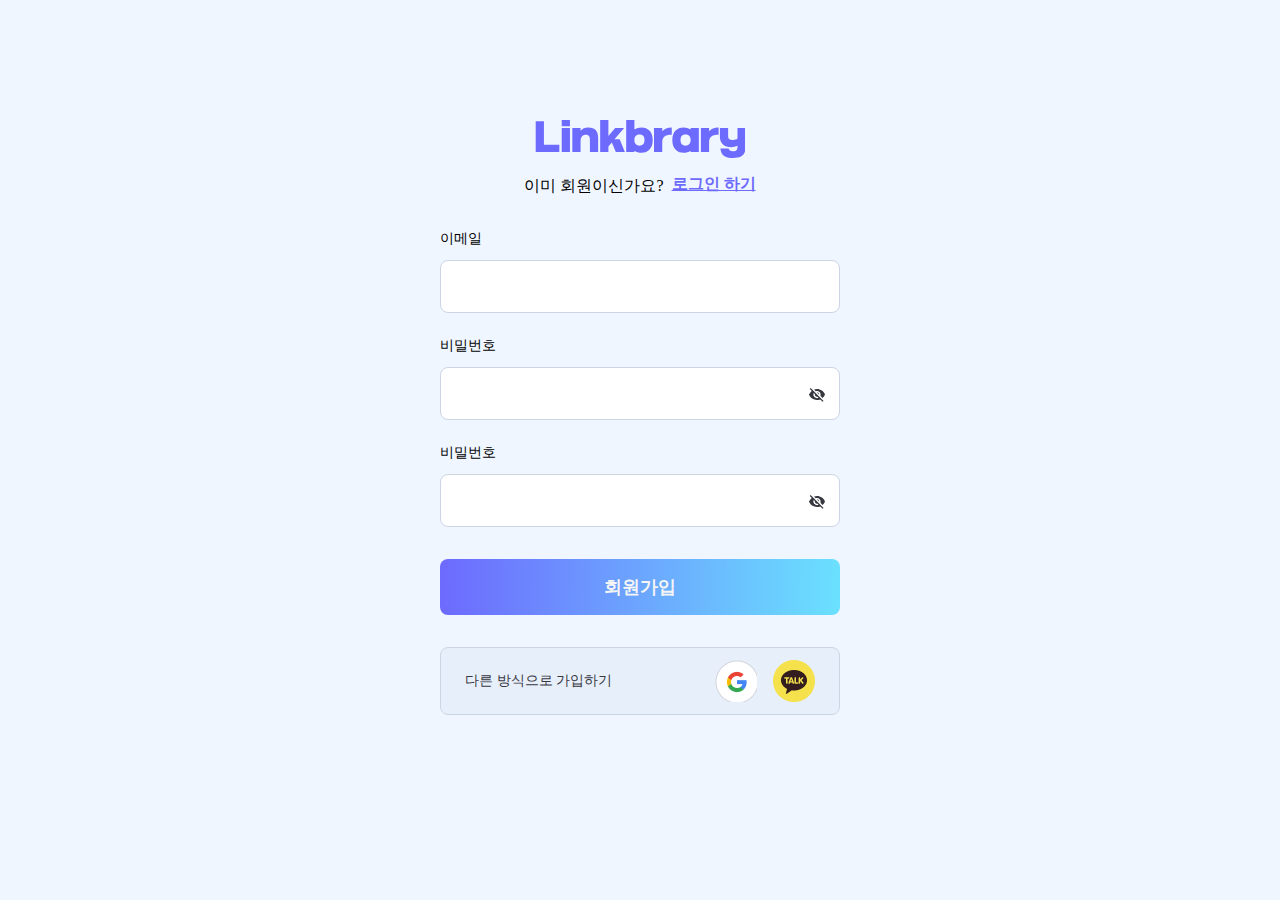
<file: 2주차/Weekly-Mission-3Week/signup.html>
<!DOCTYPE html>
<html lang="en">
    <head>
        <meta charset="UTF-8" />
        <meta name="viewport" content="width=device-width, initial-scale=1.0" />
        <title>signup</title>
        <link rel="stylesheet" href="src/sign.css" />
    </head>
    <body class="body">
        <main class="main">
            <section class="section">
                <div class="title">
                    <a href="/" class="logo"></a>
                    <div class="s_title">
                        <p>이미 회원이신가요?</p>
                        <a href="/signin" class="join_link">로그인 하기</a>
                    </div>
                </div>
                <div class="signup">
                    <form>
                        <div class="email">
                            <label for="signup-email">이메일</label>
                            <input id="signup-email" type="email" />
                        </div>
                        <div class="password">
                            <label for="signup-password">비밀번호</label>
                            <input id="signup-password" type="password" />
                            <a href="" class="eye_button"></a>
                        </div>
                        <div class="re_password">
                            <label for="signup-re-password">비밀번호</label>
                            <input id="signup-re-password" type="password" />
                            <a href="" class="eye_button"></a>
                        </div>
                    </form>
                </div>
                <div class="button">
                    <a href="" class="signup_button">회원가입</a>
                </div>
            </section>
            <section class="section">
                <div class="social">
                    <p>다른 방식으로 가입하기</p>
                    <div class="socials">
                        <a href="https://www.google.com/" class="icon google"></a>
                        <a href="https://www.kakaocorp.com/page/" class="icon kakao"></a>
                    </div>
                </div>
            </section>
        </main>
    </body>
</html>
</file>
<file: 1주차/2. CSS 핵심 개념/style.css>
body {
    background: #f3f3f3;
    font-family: Poppins, "Noto Sans KR", sans-serif;
    font-size: 16px;
    font-weight: 500;
}

h1 {
    font-size: 20px;
    font-weight: 400;
    text-align: center;
}

#ltitle {
    color: #818181;
    font-size: 12px;
    font-weight: 400;
    text-align: center;
}

.wiseSaying {
    background: #ffffff;
    margin: 24px auto;
    padding: 24px;
    width: 320px;
}

span {
    color: #818181;
    font-size: 12px;
    font-weight: 400;
}
</file>
<file: 1주차/2. CSS 핵심 개념/Cascading/style.css>
h1 {
    color: red;
}

.cls {
    color: green;
}

#i {
    color: blue;
}
</file>
<file: 1주차/2. CSS 핵심 개념/Chainit/style.css>
* {
    box-sizing: border-box;
}

body {
    font-family: Poppins, "Noto Sans KR", sans-serif;
    margin: 0;
}

.main {
    background-image: url("bg.png");
    background-repeat: no-repeat;
    background-position: center;
    background-size: cover;
    padding: 12px 0;
}

.logo {
    margin: 0 40px;
    font-size: 20px;
    font-weight: 700;
    color: #ffffff;
}

.sub1,
.sub2,
.sub3 {
    padding: 74px 0 0;
}

.section {
    width: 720px;
    margin: 0 auto;
}

.main .mTitle {
    margin-top: 80px;
    font-size: 20px;
    font-weight: 500;
    color: #8287a4;
}

.main .lTitle {
    margin: 12px 0;
    font-size: 56px;
    font-weight: 700;
    color: #ffffff;
}

.main .sTitle {
    margin: 14px 0 280px;
    font-size: 14px;
    font-weight: 400;
    color: #8287a4;
}

.title {
    margin: 0 0;
    font-size: 36px;
    font-weight: 700;
    color: #161346;
}

img {
    margin: 42px 0 32px;
    width: 100%;
    border-radius: 24px;
}

.explanation {
    font-size: 16px;
    font-weight: 500;
    color: #4c497b;
}

p {
    margin: 0;
}

.button-container {
    text-align: center;
}

.button,
.last_button {
    display: inline-block;
    margin: 32px 0 64px;
    padding: 16px 32px;
    background-color: #413c91;
    border-radius: 8px;
    font-size: 16px;
    font-weight: 700;
    color: #ffffff;
}

.sub2 {
    background-color: #f1f4fa;
}

.sub4 {
    padding: 40px 0 0;
    background-color: #161346;
    text-align: center;
}

.last_title {
    margin: 0 0 8px;
    font-size: 32px;
    font-weight: 500;
    color: #ffffff;
}

.last_explanation {
    font-size: 16px;
    font-weight: 400;
    color: #8287a4;
}

.last_button {
    border-radius: 9999px;
}

.footer {
    padding: 32px 0;
    background-color: #120f3f;
    font-size: 16px;
    font-weight: 400;
    color: #d9d9d9;
}
</file>
<file: 2주차/CSS 레이아웃/Chainit/style.css>
* {
    box-sizing: border-box;
}

html {
    font-size: 16px;
    font-family: "Noto Sans KR", sans-serif;
}

body {
    margin: 0 auto;
    padding: 24px;
    max-width: 1360px;
    width: 100%;
    background-color: #e5e5e5;
    color: #161346;
}

header {
    display: flex;
    position: relative;
    top: 0;
    left: 0;
    right: 0;
}

.logo {
    display: flex;
    align-items: center;
    font-weight: 500;
    font-size: 20px;
    font-family: Poppins, sans-serif;
    line-height: 30px;
}

.logo .accent {
    font-weight: 700;
}

ul.menu {
    list-style: none;
}

ul.menu > li {
    display: block;
}

.menu {
    display: flex;
    gap: 20px;
    color: #717f8e;
}

.menu > .active {
    color: #161346;
}

.site.menu {
    flex: 1 1 auto;
}

main {
    display: grid;
    margin: 24px 0;
    grid-template-areas:
        "p a"
        "p o"
        "p .";
    grid-template: 1fr minmax(1fr 437px) / minmax(1fr 307px) 1fr;
    gap: 24px;
}

.prices {
    grid-area: p;
}

.assets {
    grid-area: a;
}

.order {
    grid-area: o;
}

section {
    padding: 32px;
    border-radius: 16px;
    background-color: #ffffff;
}

.detail {
}

.crypto-name {
    color: #161346;
    font-weight: 500;
    font-size: 24px;
    line-height: 35px;
}

.crypto-logo {
    margin-right: 16px;
    width: 32px;
    height: 32px;
}

.ticker-symbol {
    margin-left: 8px;
    color: #787e8e;
    font-weight: 400;
}

.current-price {
    margin: 8px 48px 16px;
    color: #497cff;
    font-weight: 700;
    font-size: 40px;
    line-height: 58px;
}

.current-price .change {
    margin-left: 16px;
    font-weight: 500;
    font-size: 16px;
    line-height: 23px;
}

.bookmark {
    width: 20px;
    height: 20px;
}

.chart-image {
    width: 100%;
}

ul.categories {
    margin: 0;
    padding: 0;
    list-style: none;
    display: flex;
    gap: 5px;
}

.category {
    padding: 8px 16px;
    border-radius: 8px;
    background-color: #f9f9fb;
    color: #a5a5b3;
}

.category.active {
    background-color: #161346;
    color: #ffffff;
}

table.price-table {
    margin-top: 24px;
    width: 100%;
    border-collapse: collapse;
}

table.price-table thead {
    background: #f9f9fb;
}

table.price-table thead th {
    padding: 14px 0;
    font-weight: 500;
    font-size: 16px;
    line-height: 23px;
}

table.price-table thead th:first-child {
    border-radius: 8px 0 0 8px;
}

table.price-table th,
table.price-table td {
    text-align: right;
}

table.price-table th:first-child,
table.price-table td:first-child {
    padding-right: 14px;
    text-align: center;
}

table.price-table th:nth-child(2),
table.price-table td:nth-child(2) {
    text-align: left;
}

table.price-table thead th:last-child,
table.price-table td:last-child {
    padding-right: 14px;
}

table.price-table thead th:last-child {
    border-radius: 0 8px 8px 0;
}

table.price-table td {
    padding: 12px 0;
}

.table-item-bookmark {
    width: 24px;
    height: 24px;
}

.price-table .ticker {
    color: #787e8e;
    font-weight: 400;
}

.price-table .rise {
    color: #e7566c;
}

.price-table .fall {
    color: #497cff;
}

.assets {
    width: 437px;
    height: 307px;
    background-color: #fff1db;
    display: flex;
    flex-direction: column;
    justify-content: center;
}

.login-message {
    text-align: center;
    font-size: 24px;
    line-height: 35px;
}

.login {
    padding: 8px 32px;
    border-radius: 8px;
    background: #ffffff;
    color: #161346;
    text-decoration: none;
    font-weight: 500;
    font-size: 21px;
    line-height: 30px;
    text-align: center;
}

.order-types {
    display: flex;
}

.order-type {
    padding: 8px;
    border-bottom: 2px solid #d1d1dc;
    color: #d1d1dc;
    text-align: center;
    text-decoration: none;
    font-weight: 500;
    font-size: 20px;
    line-height: 29px;
    flex-grow: 1;
}

.order-type.active {
    border-bottom: 4px solid #e7566c;
    color: #e7566c;
}

.order .available {
    display: flex;
}

.order .available .label {
    flex-grow: 1;
}

.order .available,
.order .price,
.order .quantity,
.order .total {
    margin: 24px 0;
}

.order-button {
    display: block;
    margin-top: 50px;
    padding: 12px 8px;
    width: 100%;
    border: none;
    border-radius: 8px;
    background-color: #e7566c;
    color: #ffffff;
    font-weight: 500;
    font-size: 21px;
    line-height: 30px;
}

.order .label {
    color: #a5a5b3;
}

.order .label.big {
    font-weight: 500;
    font-size: 20px;
    line-height: 29px;
}

.input-container {
    margin: 8px 0;
    padding: 14px 24px;
    border-radius: 8px;
    background-color: #f9f9fb;
    display: flex;
}

.input-container .icon {
    width: 16px;
    height: 16px;
}

.input-container input {
    border: none;
    background-color: transparent;
    color: #161346;
    text-align: center;
    font-size: 16px;
    flex-grow: 1;
}

.order .total-price {
    text-align: right;
    font-weight: 700;
    font-size: 24px;
    line-height: 35px;
}

.order hr {
    border: 1px solid #d1d1dc;
}

.total {
    display: flex;
    align-items: center;
    gap: 20px;
}

.labelPrice {
    flex-grow: 1;
}
</file>
<file: 2주차/CSS 레이아웃/READIT_BOOKS/style.css>
body {
    margin: 0;
    font-family: "Noto Sans KR", sans-serif;
}

a {
    color: #12172a;
    text-decoration: none;
}

a:hover {
    text-decoration: underline;
}

.nav {
    padding: 20px 80px;
    border-bottom: 1px solid #e1e6f1;
    background-color: #ffffff;
    box-shadow: 0px 0px 20px rgba(27, 39, 50, 0.05);
    position: sticky;
    top: 0;
    z-index: 1;
}

.logo {
    display: inline;
    margin-right: 56px;
    font-weight: 900;
    font-size: 16px;
    line-height: 23px;
}

.logo-accent {
    color: #ea5493;
}

.menu {
    display: inline;
    margin: 0;
    padding: 0;
}

.menu-item {
    display: inline;
    margin: 0 12px;
    color: #717f8e;
    list-style: none;
    font-weight: 500;
}

.menu-item.active {
    color: #000000;
}

main {
    padding: 40px 80px;
}

.title {
    margin: 0 0 8px;
    color: #12172a;
    font-weight: 700;
    font-size: 24px;
    line-height: 35px;
}

.hot-badge {
    padding: 2px 4px;
    border-radius: 4px;
    background-color: #ea5493;
    color: #ffffff;
    font-weight: 500;
    font-size: 12px;
    line-height: 17px;
    position: relative;
    top: -10px;
    left: 10px;
}

.description {
    margin: 0;
    color: #717f8e;
    font-weight: 400;
    font-size: 16px;
    line-height: 23px;
}

.book {
    margin: 64px 0;
    padding: 24px 48px;
    border-radius: 8px;
    background: #f4f5f9;
    box-shadow: 0px 4px 15px rgba(18, 23, 42, 0.03);
}

.book-container {
    margin: 0 auto;
    width: 324px;
}

.book-thumb {
    overflow: hidden;
    margin-top: -56px;
    width: 128px;
    height: 200px;
    border: 2px solid #595d6d;
    border-radius: 4px;
    filter: drop-shadow(0px 4px 23px rgba(16, 20, 32, 0.1));
}

.book-thumb-image {
    display: block;
    width: 100%;
    height: 100%;
}

.book-promotion-badge {
    padding: 4px 8px;
    border-radius: 4px;
    background-color: #ea5493;
    color: #ffffff;
    font-weight: 500;
    font-size: 12px;
    line-height: 17px;
    position: absolute;
    bottom: 8px;
    left: 8px;
    z-index: 1;
}

.book .title {
    margin: 24px 0 8px;
    color: #12172a;
    font-weight: 700;
    font-size: 24px;
    line-height: 35px;
}

.book-description {
    font-weight: 400;
    font-size: 12px;
    line-height: 17px;
    margin: 8px 0;
}

.book-info {
    margin: 24px 0;
    padding: 12px;
    border-radius: 12px;
    background-color: #2e3846;
    color: #ffffff;
    text-align: center;
    font-weight: 400;
    font-size: 12px;
    line-height: 17px;
}

.book .date {
    font-weight: 700;
}

.ad-banner {
    padding: 40px;
    background: rgba(49, 58, 71, 0.9);
    color: #fff;
    text-align: center;
    position: fixed;
    bottom: 0;
    right: 0;
    left: 0;
    backdrop-filter: blur(6px);
}

.ad-banner-title {
    margin: 0;
    font-weight: 700;
    font-size: 24px;
    line-height: 35px;
}

.ad-banner-description {
    margin: 16px 0;
    color: #cbcbcb;
    font-weight: 500;
}

.ad-banner-cta {
    display: block;
    margin: 0 auto;
    padding: 12px;
    width: 390px;
    border-radius: 16px;
    background-color: #ea5493;
    color: #ffffff;
    text-align: center;
    text-decoration: none;
}
</file>
<file: 2주차/Weekly_Mission/lending/style.css>
:root {
    --Linkbrary-primary-color: #6d6afe;
    --Linkbrary-red: #ff5b56;
    --The-julge-black: #111322;
    --Linkbrary-white: #fff;
    --Linkbrary-gray100: #373740;
    --Linkbrary-gray60: #9fa6b2;
    --Linkbrary-gray20: #ccd5e3;
    --Linkbrary-gray10: #e7effb;
    --Linkbrary-bg: #f0f6ff;
}

/* 폰트 */
@font-face {
    font-family: "Pretendard-Regular";
    src: url("https://cdn.jsdelivr.net/gh/Project-Noonnu/noonfonts_2107@1.1/Pretendard-Regular.woff")
        format("woff");
    font-weight: 400;
    font-style: normal;
}

* {
    box-sizing: border-box;
}

body {
    margin: 0;
}

p {
    margin: 0;
}

/* 헤더 */
header {
    display: flex;
    padding: 20px 200px;
    flex-direction: column;
    align-items: center;
    gap: 8px;
    align-self: stretch;
    position: fixed;
    top: 0;
    left: 0;
    right: 0;
}

.gnb {
    display: flex;
    justify-content: space-between;
    align-items: center;
    align-self: stretch;
    width: 100%;
}

.gnb .logo {
    width: 133px;
    height: 24px;
    background-image: url("images/logo.svg");
}

.gnb .login {
    /* 레이아웃 */
    display: flex;
    width: 128px;
    padding: 16px 20px;
    justify-content: center;
    align-items: center;
    gap: 10px;

    /* 스타일 */
    border-radius: 8px;
    background: var(
        --gra-purpleblue-to-skyblue,
        linear-gradient(91deg, #6d6afe 0.12%, #6ae3fe 101.84%)
    );

    /* 문자 */
    color: var(--Grey-Light, #f5f5f5);
    font-family: Pretendard;
    font-size: 18px;
    font-style: normal;
    font-weight: 600;
    line-height: normal;
}
/* 헤더 끝 */

/* 컨텐츠01 시작 */
.contents_01 {
    /* 레이아웃 */
    display: flex;
    width: 100%;
    padding: 164px 360px 0px 360px;
    flex-direction: column;
    justify-content: flex-end;
    align-items: center;
    gap: 40px;

    /* 스타일 */
    background: #f0f6ff;
}

.contents_01 .title * {
    text-align: center;
    font-family: Pretendard;
    font-size: 64px;
    font-style: normal;
    font-weight: 700;
    line-height: 80px; /* 125% */
}

.contents_01 .all_Info_Save {
    color: #000;
}

.contents_01 .all_Info {
    /* 스타일 */
    background: linear-gradient(91deg, #6d6afe 17.28%, #ff9f9f 74.98%);
    background-clip: text;
    -webkit-background-clip: text;
    -webkit-text-fill-color: transparent;
}

.contents_01 .link {
    /* 레이아웃 */
    display: flex;
    width: 350px;
    padding: 16px 20px;
    justify-content: center;
    align-items: center;
    gap: 10px;

    /* 스타일 */
    border-radius: 8px;
    background: var(
        --gra-purpleblue-to-skyblue,
        linear-gradient(91deg, #6d6afe 0.12%, #6ae3fe 101.84%)
    );
}

.contents_01 .add_Link {
    color: var(--Grey-Light, #f5f5f5);
    font-family: Pretendard;
    font-size: 18px;
    font-style: normal;
    font-weight: 600;
    line-height: normal;
}
/* 컨텐츠01 끝 */

/* 컨텐츠02 시작 */
.contents_02 {
    /* 레이아웃 */
    display: flex;
    padding: 120px 461px 50px 461px;
    justify-content: center;
    align-items: center;
}

.ctn02 {
    display: flex;
    align-items: center;
    gap: 157px;
}

.want_Link {
    display: flex;
    width: 291px;
    flex-direction: column;
    align-items: flex-start;
    gap: 10px;
}

.want_Link .title * {
    font-family: Pretendard;
    font-size: 48px;
    font-style: normal;
    font-weight: 700;
    line-height: normal;
    letter-spacing: -0.3px;
    color: #000;
}

/* .want_Link p {
    margin: 0;
} */

.want_Link .원 {
    background: linear-gradient(96deg, #fe8a8a 1.72%, #a4ceff 74.97%);
    background-clip: text;
    -webkit-background-clip: text;
    -webkit-text-fill-color: transparent;
}

.want_Link .링 {
    background: linear-gradient(96deg, #fe8a8a 1.72%, #a4ceff 74.97%);
    background-clip: text;
    -webkit-background-clip: text;
    -webkit-text-fill-color: transparent;
}

.want_Link .description {
    color: #6b6b6b;
    font-family: Abel;
    font-size: 16px;
    font-style: normal;
    font-weight: 400;
    line-height: 150%; /* 24px */
}

.img_01 {
    /* 레이아웃 */
    width: 550px;
    height: 450px;
}
/* 컨텐츠02 끝 */

/* 컨텐츠03 시작 */
.contents_03 {
    display: flex;
    padding: 50px 461px;
    justify-content: center;
    align-items: center;
}

.ctn03 {
    display: flex;
    align-items: center;
    gap: 157px;
}

.link_Folder {
    display: flex;
    width: 291px;
    flex-direction: column;
    align-items: flex-start;
    gap: 10px;
}

.link_Folder .title * {
    color: #000;
    font-family: Pretendard;
    font-size: 48px;
    font-style: normal;
    font-weight: 700;
    line-height: normal;
    letter-spacing: -0.3px;
}

/* .link_Folder p {
    margin: 0;
} */

.link_Folder .관 {
    background: linear-gradient(277deg, #6fbaff 59.22%, #ffd88b 93.66%);
    background-clip: text;
    -webkit-background-clip: text;
    -webkit-text-fill-color: transparent;
}

.link_Folder .description {
    align-self: stretch;

    color: #6b6b6b;
    font-family: Abel;
    font-size: 16px;
    font-style: normal;
    font-weight: 400;
    line-height: 150%; /* 24px */
}

.img_02 {
    width: 550px;
    height: 450px;
}
/* 컨텐츠03 끝 */

/* 컨텐츠04 시작 */
.contents_04 {
    display: flex;
    padding: 50px 461px;
    justify-content: center;
    align-items: center;
}

.ctn04 {
    display: flex;
    align-items: center;
    gap: 157px;
}

.link_Share {
    display: flex;
    width: 291px;
    flex-direction: column;
    align-items: flex-start;
    gap: 10px;
}

.link_Share .title * {
    color: #000;
    font-family: Pretendard;
    font-size: 48px;
    font-style: normal;
    font-weight: 700;
    line-height: normal;
    letter-spacing: -0.3px;
}

/* .link_Share p {
    margin: 0;
} */

.link_Share .공 {
    background: linear-gradient(99deg, #6d7ccd 19.76%, rgba(82, 136, 133, 0.22) 52.69%);
    background-clip: text;
    -webkit-background-clip: text;
    -webkit-text-fill-color: transparent;
}

.link_Share .description {
    color: #6b6b6b;
    font-family: Abel;
    font-size: 16px;
    font-style: normal;
    font-weight: 400;
    line-height: 150%; /* 24px */
}

.img_03 {
    width: 550px;
    height: 450px;
}
/* 컨텐츠04 끝 */

/* 컨텐츠05 시작 */
.contents_05 {
    display: flex;
    padding: 50px 461px;
    justify-content: center;
    align-items: center;
}

.ctn05 {
    display: flex;
    align-items: center;
    gap: 157px;
}

.link_Search {
    display: flex;
    width: 291px;
    flex-direction: column;
    align-items: flex-start;
    gap: 10px;
}

.link_Search .title * {
    color: #000;
    font-family: Pretendard;
    font-size: 48px;
    font-style: normal;
    font-weight: 700;
    line-height: normal;
    letter-spacing: -0.3px;
}

/* .link_Search p {
    margin: 0;
} */

.link_Search .검 {
    background: var(
        --Fandom-K-gra-blue-to-pink,
        linear-gradient(271deg, #fe578f -9.84%, #68e8f9 107.18%)
    );
    background-clip: text;
    -webkit-background-clip: text;
    -webkit-text-fill-color: transparent;
}

.link_Search .description {
    color: #6b6b6b;
    font-family: Abel;
    font-size: 16px;
    font-style: normal;
    font-weight: 400;
    line-height: 150%; /* 24px */
}

.img_04 {
    width: 550px;
    height: 450px;
}
/* 컨텐츠05 끝 */

/* 푸터 시작 */
footer {
    /* 레이아웃 */
    display: flex;
    height: 280px;
    padding-top: 120px;
    flex-direction: column;
    align-items: center;
    align-self: stretch;

    /* 스타일 */
    border-radius: 30px;
    box-shadow: 0px 0px 16px 0px rgba(0, 0, 0, 0.02);
}

.ft {
    /* 레이아웃 */
    display: flex;
    height: 160px;
    padding: 32px 104px 64px 104px;
    flex-direction: column;
    align-items: center;
    flex-shrink: 0;
    align-self: stretch;

    /* 스타일 */
    background: var(--The-julge-black, #111322);
}

.ft_ctn {
    display: flex;
    justify-content: space-between;
    align-items: flex-start;
    align-self: stretch;
}

.codeIt {
    color: #676767;
    text-align: center;
    font-family: Acme;
    font-size: 16px;
    font-style: normal;
    font-weight: 400;
    line-height: normal;
}

.privacy {
    display: flex;
    width: 181.111px;
    align-items: flex-start;
    gap: 30px;
}

.privacy a {
    color: #cfcfcf;
    font-family: Acme;
    font-size: 16px;
    font-style: normal;
    font-weight: 400;
    line-height: normal;
    text-decoration-line: none;
}

.external_link {
    display: flex;
    align-items: flex-start;
    gap: 12px;
}

footer .icon {
    width: 20px;
    height: 20px;
}

.facebook {
    background-image: url("./images/akar-icons_facebook-fill.svg");
}

.twitter {
    background-image: url("./images/akar-icons_twitter-fill.svg");
}

.youtube {
    background-image: url("./images/akar-icons_youtube-fill.svg");
}

.instagram {
    background-image: url("./images/ant-design_instagram-filled.svg");
}
/* 푸터 끝 */
</file>
<file: 2주차/Weekly_Mission/signin/style.css>
:root {
    --Linkbrary-primary-color: #6d6afe;
    --Linkbrary-red: #ff5b56;
    --The-julge-black: #111322;
    --Linkbrary-white: #fff;
    --Linkbrary-gray100: #373740;
    --Linkbrary-gray60: #9fa6b2;
    --Linkbrary-gray20: #ccd5e3;
    --Linkbrary-gray10: #e7effb;
    --Linkbrary-bg: #f0f6ff;
}

* {
    box-sizing: border-box;
}

body {
    margin: 0;
    /* 레이아웃 */
    display: flex;
    width: 100%;
    padding: 238px 0px 252px 0px;
    justify-content: center;
    align-items: center;

    /* 스타일 */
    background: var(--Linkbrary-bg, #f0f6ff);
}

p {
    margin: 0;
}

main {
    display: flex;
    flex-direction: column;
    align-items: center;
    gap: 32px;
}

section {
    display: flex;
    flex-direction: column;
    align-items: center;
    gap: 32px;
}

/* 타이틀 */
.title {
    display: flex;
    flex-direction: column;
    align-items: center;
    gap: 16px;
}

.logo {
    width: 210.583px;
    height: 38px;
    background-image: url("images/logo.svg");
}

.s_title {
    display: flex;
    align-items: flex-start;
    gap: 8px;

    color: var(--black, #000);
    font-family: Pretendard;
    font-size: 16px;
    font-style: normal;
    font-weight: 400;
    line-height: 24px; /* 150% */
}

.s_title .join_link {
    color: var(--Linkbrary-primary-color, #6d6afe);
    font-weight: 600;
    line-height: normal;
}

/* 로그인 */
.login form {
    display: flex;
    flex-direction: column;
    align-items: flex-start;
    gap: 24px;
}

.email,
.password {
    display: flex;
    flex-direction: column;
    align-items: flex-start;
    gap: 12px;
}

.email label,
.password label {
    color: var(--black, #000);
    font-family: Pretendard;
    font-size: 14px;
    font-style: normal;
    font-weight: 400;
    line-height: normal;
}

input {
    /* 레이아웃 */
    display: flex;
    width: 400px;
    padding: 18px 15px;
    justify-content: center;
    align-items: center;

    /* 스타일 */
    border-radius: 8px;
    border: 1px solid var(--Linkbrary-primary-color, #6d6afe);
    background: var(--Linkbrary-white, #fff);
}

#signin-password {
    border: 1px solid var(--Linkbrary-gray20, #ccd5e3);
}

/* 버튼 */
.button {
    display: flex;
    flex-direction: column;
    align-items: center;
    gap: 16px;
}

.login_button {
    /* 레이아웃 */
    display: flex;
    width: 400px;
    padding: 16px 20px;
    justify-content: center;
    align-items: center;
    gap: 10px;

    /* 스타일 */
    border-radius: 8px;
    background: var(
        --gra-purpleblue-to-skyblue,
        linear-gradient(91deg, #6d6afe 0.12%, #6ae3fe 101.84%)
    );

    /* 폰트 */
    color: var(--Grey-Light, #f5f5f5);
    font-family: Pretendard;
    font-size: 18px;
    font-style: normal;
    font-weight: 600;
    line-height: normal;
    text-decoration: none;
}

/* 소셜 로그인 */
.social {
    /* 레이아웃 */
    display: flex;
    width: 400px;
    padding: 12px 24px;
    justify-content: space-between;
    align-items: center;

    border-radius: 8px;
    border: 1px solid var(--Linkbrary-gray20, #ccd5e3);
    background: var(--Linkbrary-gray10, #e7effb);

    color: var(--Linkbrary-gray100, #373740);
    font-family: Pretendard;
    font-size: 14px;
    font-style: normal;
    font-weight: 400;
    line-height: normal;
}

.socials {
    display: flex;
    align-items: flex-start;
    gap: 16px;
}

.icon {
    width: 42px;
    height: 42px;
}

.google {
    background-image: url(./images/Component\ 2.png);
}

.kakao {
    background-image: url(./images/Component\ 3.png);
}
</file>
<file: 2주차/Weekly_Mission/signup/style.css>
:root {
    --Linkbrary-primary-color: #6d6afe;
    --Linkbrary-red: #ff5b56;
    --The-julge-black: #111322;
    --Linkbrary-white: #fff;
    --Linkbrary-gray100: #373740;
    --Linkbrary-gray60: #9fa6b2;
    --Linkbrary-gray20: #ccd5e3;
    --Linkbrary-gray10: #e7effb;
    --Linkbrary-bg: #f0f6ff;
}

* {
    box-sizing: border-box;
}

body {
    margin: 0;
    /* 레이아웃 */
    display: flex;
    width: 100%;
    padding: 238px 0px 252px 0px;
    justify-content: center;
    align-items: center;

    /* 스타일 */
    background: var(--Linkbrary-bg, #f0f6ff);
}

p {
    margin: 0;
}

main {
    display: flex;
    flex-direction: column;
    align-items: center;
    gap: 32px;
}

section {
    display: flex;
    flex-direction: column;
    align-items: center;
    gap: 32px;
}

/* 타이틀 */
.title {
    display: flex;
    flex-direction: column;
    align-items: center;
    gap: 16px;
}

.logo {
    width: 210.583px;
    height: 38px;
    background-image: url("images/logo.svg");
}

.s_title {
    display: flex;
    align-items: flex-start;
    gap: 8px;

    color: var(--black, #000);
    font-family: Pretendard;
    font-size: 16px;
    font-style: normal;
    font-weight: 400;
    line-height: 24px; /* 150% */
}

.s_title .join_link {
    color: var(--Linkbrary-primary-color, #6d6afe);
    font-weight: 600;
    line-height: normal;
}

/* 로그인 */
.signup form {
    display: flex;
    flex-direction: column;
    align-items: flex-start;
    gap: 24px;
}

.email,
.password,
.re_password {
    display: flex;
    flex-direction: column;
    align-items: flex-start;
    gap: 12px;
}

.email label,
.password label,
.re_password label {
    color: var(--black, #000);
    font-family: Pretendard;
    font-size: 14px;
    font-style: normal;
    font-weight: 400;
    line-height: normal;
}

input {
    /* 레이아웃 */
    display: flex;
    width: 400px;
    padding: 18px 15px;
    justify-content: center;
    align-items: center;

    /* 스타일 */
    border-radius: 8px;
    border: 1px solid var(--Linkbrary-primary-color, #6d6afe);
    background: var(--Linkbrary-white, #fff);
}

#signup-password {
    border: 1px solid var(--Linkbrary-gray20, #ccd5e3);
}

#signup-re-password {
    border: 1px solid var(--Linkbrary-red, #ff5b56);
}

/* 버튼 */
.button {
    display: flex;
    flex-direction: column;
    align-items: center;
    gap: 16px;
}

.signup_button {
    /* 레이아웃 */
    display: flex;
    width: 400px;
    padding: 16px 20px;
    justify-content: center;
    align-items: center;
    gap: 10px;

    /* 스타일 */
    border-radius: 8px;
    background: var(
        --gra-purpleblue-to-skyblue,
        linear-gradient(91deg, #6d6afe 0.12%, #6ae3fe 101.84%)
    );

    /* 폰트 */
    color: var(--Grey-Light, #f5f5f5);
    font-family: Pretendard;
    font-size: 18px;
    font-style: normal;
    font-weight: 600;
    line-height: normal;
    text-decoration: none;
}

/* 소셜 로그인 */
.social {
    /* 레이아웃 */
    display: flex;
    width: 400px;
    padding: 12px 24px;
    justify-content: space-between;
    align-items: center;

    border-radius: 8px;
    border: 1px solid var(--Linkbrary-gray20, #ccd5e3);
    background: var(--Linkbrary-gray10, #e7effb);

    color: var(--Linkbrary-gray100, #373740);
    font-family: Pretendard;
    font-size: 14px;
    font-style: normal;
    font-weight: 400;
    line-height: normal;
}

.socials {
    display: flex;
    align-items: flex-start;
    gap: 16px;
}

.icon {
    width: 42px;
    height: 42px;
}

.google {
    background-image: url(./images/Component\ 2.png);
}

.kakao {
    background-image: url(./images/Component\ 3.png);
}
</file>
<file: 2주차/Weekly-Mission-3Week/src/sign.css>
:root {
    --Linkbrary-primary-color: #6d6afe;
    --Linkbrary-red: #ff5b56;
    --The-julge-black: #111322;
    --Linkbrary-white: #fff;
    --Linkbrary-gray100: #373740;
    --Linkbrary-gray60: #9fa6b2;
    --Linkbrary-gray20: #ccd5e3;
    --Linkbrary-gray10: #e7effb;
    --Linkbrary-bg: #f0f6ff;
}

* {
    box-sizing: border-box;
}

p {
    margin: 0;
}

.body {
    margin: 0;
    padding: 0 32px 0 32px;
    /* 레이아웃 */
    display: flex;
    width: 100%;
    justify-content: center;
    align-items: center;

    /* 스타일 */
    background: var(--Linkbrary-bg, #f0f6ff);
}

.main {
    width: 100%;
    max-width: 400px;
    margin: 120px auto auto;
    display: flex;
    flex-direction: column;
    align-items: center;
    gap: 32px;
}

.section {
    width: 100%;
    display: flex;
    flex-direction: column;
    align-items: center;
    gap: 32px;
}

/* 타이틀 */
.title {
    display: flex;
    flex-direction: column;
    align-items: center;
    gap: 16px;
}

.logo {
    width: 210.583px;
    height: 38px;
    background-image: url("../images/sign_logo.svg");
}

.s_title {
    display: flex;
    align-items: flex-start;
    gap: 8px;

    color: var(--black, #000);
    font-family: Pretendard;
    font-size: 16px;
    font-style: normal;
    font-weight: 400;
    line-height: 24px; /* 150% */
}

.s_title .join_link {
    color: var(--Linkbrary-primary-color, #6d6afe);
    font-weight: 600;
    line-height: normal;
}

/* 로그인 */
.login,
.signup {
    width: 100%;
}

.login form,
.signup form {
    width: 100%;
    display: flex;
    flex-direction: column;
    align-items: flex-start;
    gap: 24px;
}

.email,
.password,
.re_password {
    width: 100%;
    display: flex;
    flex-direction: column;
    align-items: flex-start;
    gap: 12px;
}

.email label,
.password label,
.re_password {
    color: var(--black, #000);
    font-family: Pretendard;
    font-size: 14px;
    font-style: normal;
    font-weight: 400;
    line-height: normal;
}

input {
    /* 레이아웃 */
    display: flex;
    width: 100%;
    padding: 18px 15px;
    justify-content: center;
    align-items: center;

    /* 스타일 */
    border-radius: 8px;
    border: 1px solid var(--Linkbrary-gray20, #ccd5e3);
    background: var(--Linkbrary-white, #fff);
}

input:focus {
    outline-color: var(--Linkbrary-primary-color, #6d6afe);
}

.password,
.re_password {
    position: relative;
}

.eye_button {
    position: absolute;
    top: 60%;
    right: 15px;
    width: 16px;
    height: 16px;
    background-image: url("../images/eye-off.svg");
}

/* 버튼 */
.button {
    width: 100%;
    display: flex;
    flex-direction: column;
    align-items: center;
    gap: 16px;
}

.login_button,
.signup_button {
    /* 레이아웃 */
    display: flex;
    width: 100%;
    padding: 16px 20px;
    justify-content: center;
    align-items: center;
    gap: 10px;

    /* 스타일 */
    border-radius: 8px;
    background: var(
        --gra-purpleblue-to-skyblue,
        linear-gradient(91deg, #6d6afe 0.12%, #6ae3fe 101.84%)
    );

    /* 폰트 */
    color: var(--Grey-Light, #f5f5f5);
    font-family: Pretendard;
    font-size: 18px;
    font-style: normal;
    font-weight: 600;
    line-height: normal;
    text-decoration: none;
}

/* 소셜 로그인 */
.social {
    /* 레이아웃 */
    display: flex;
    width: 100%;
    padding: 12px 24px;
    justify-content: space-between;
    align-items: center;

    border-radius: 8px;
    border: 1px solid var(--Linkbrary-gray20, #ccd5e3);
    background: var(--Linkbrary-gray10, #e7effb);

    color: var(--Linkbrary-gray100, #373740);
    font-family: Pretendard;
    font-size: 14px;
    font-style: normal;
    font-weight: 400;
    line-height: normal;
}

.socials {
    display: flex;
    align-items: flex-start;
    gap: 16px;
}

.icon {
    width: 42px;
    height: 42px;
}

.google {
    background-image: url(../images/Component\ 2.png);
}

.kakao {
    background-image: url(../images/Component\ 3.png);
}
</file>
